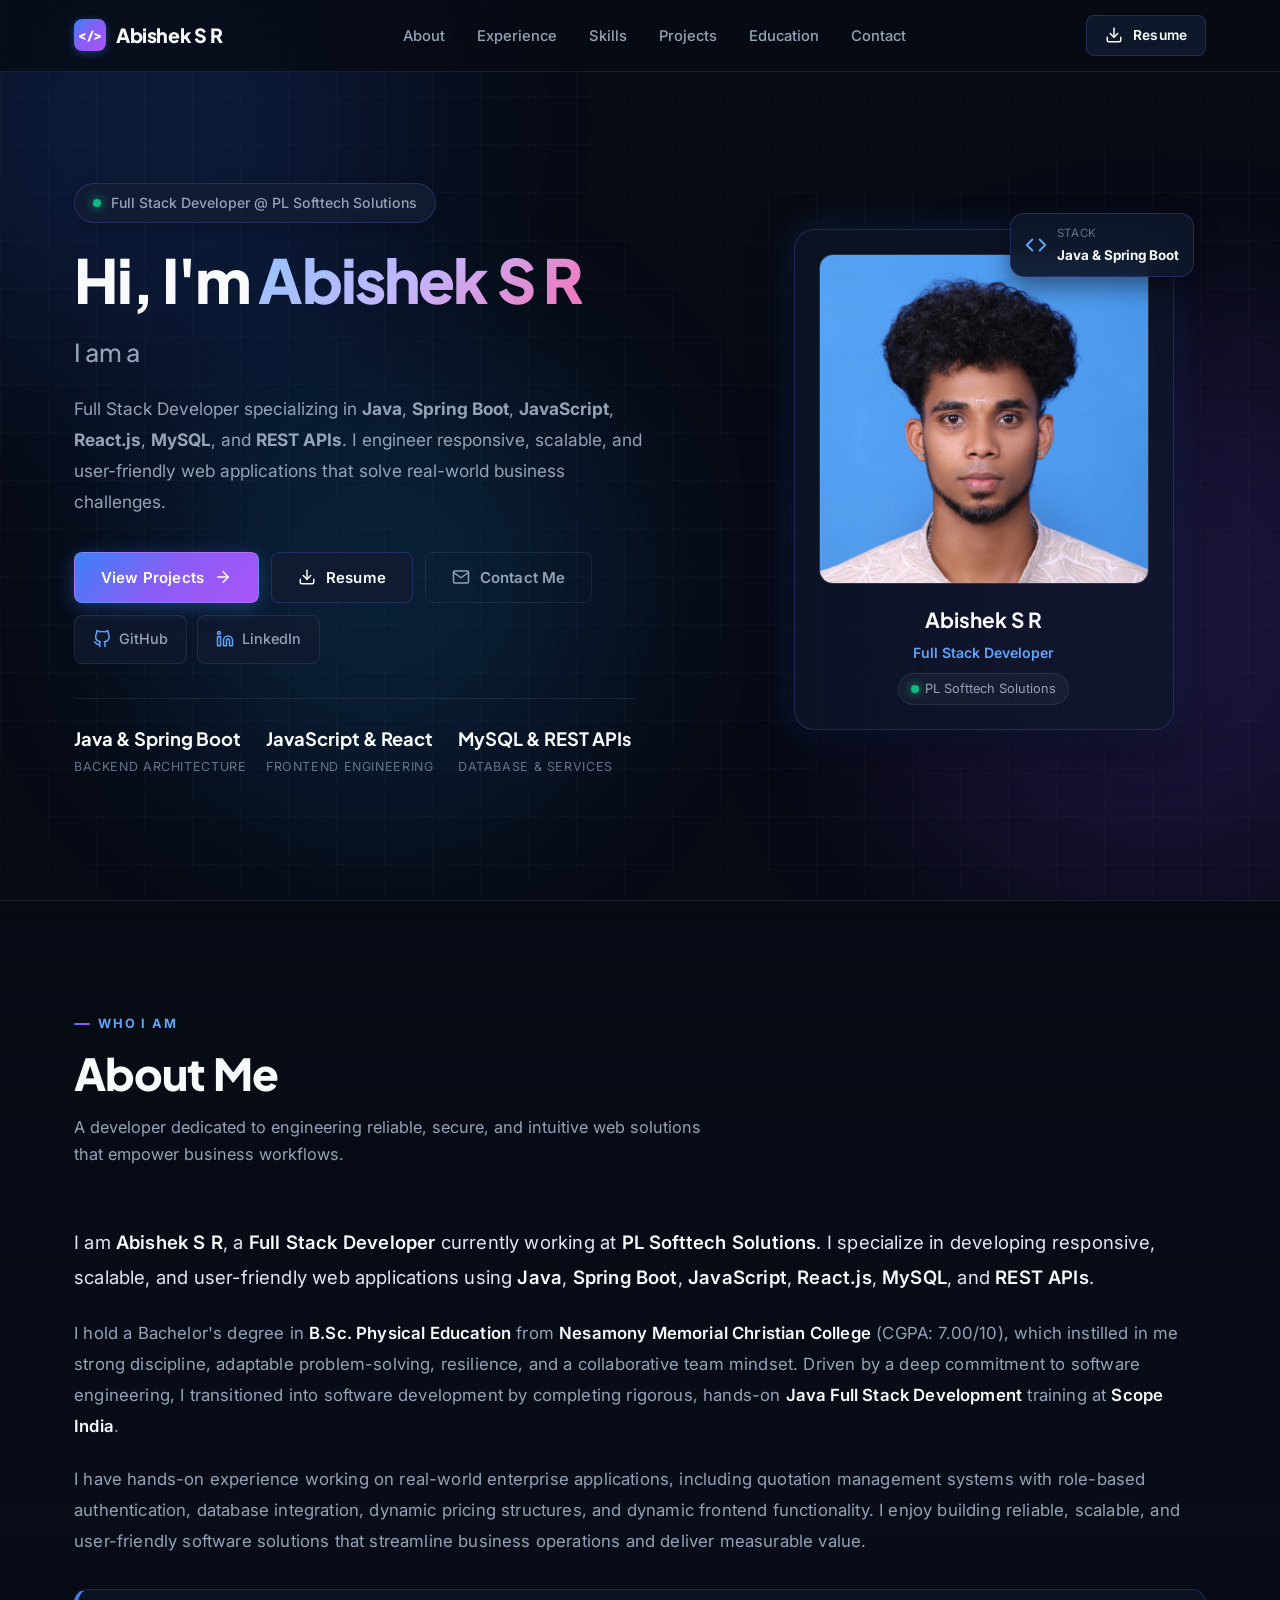
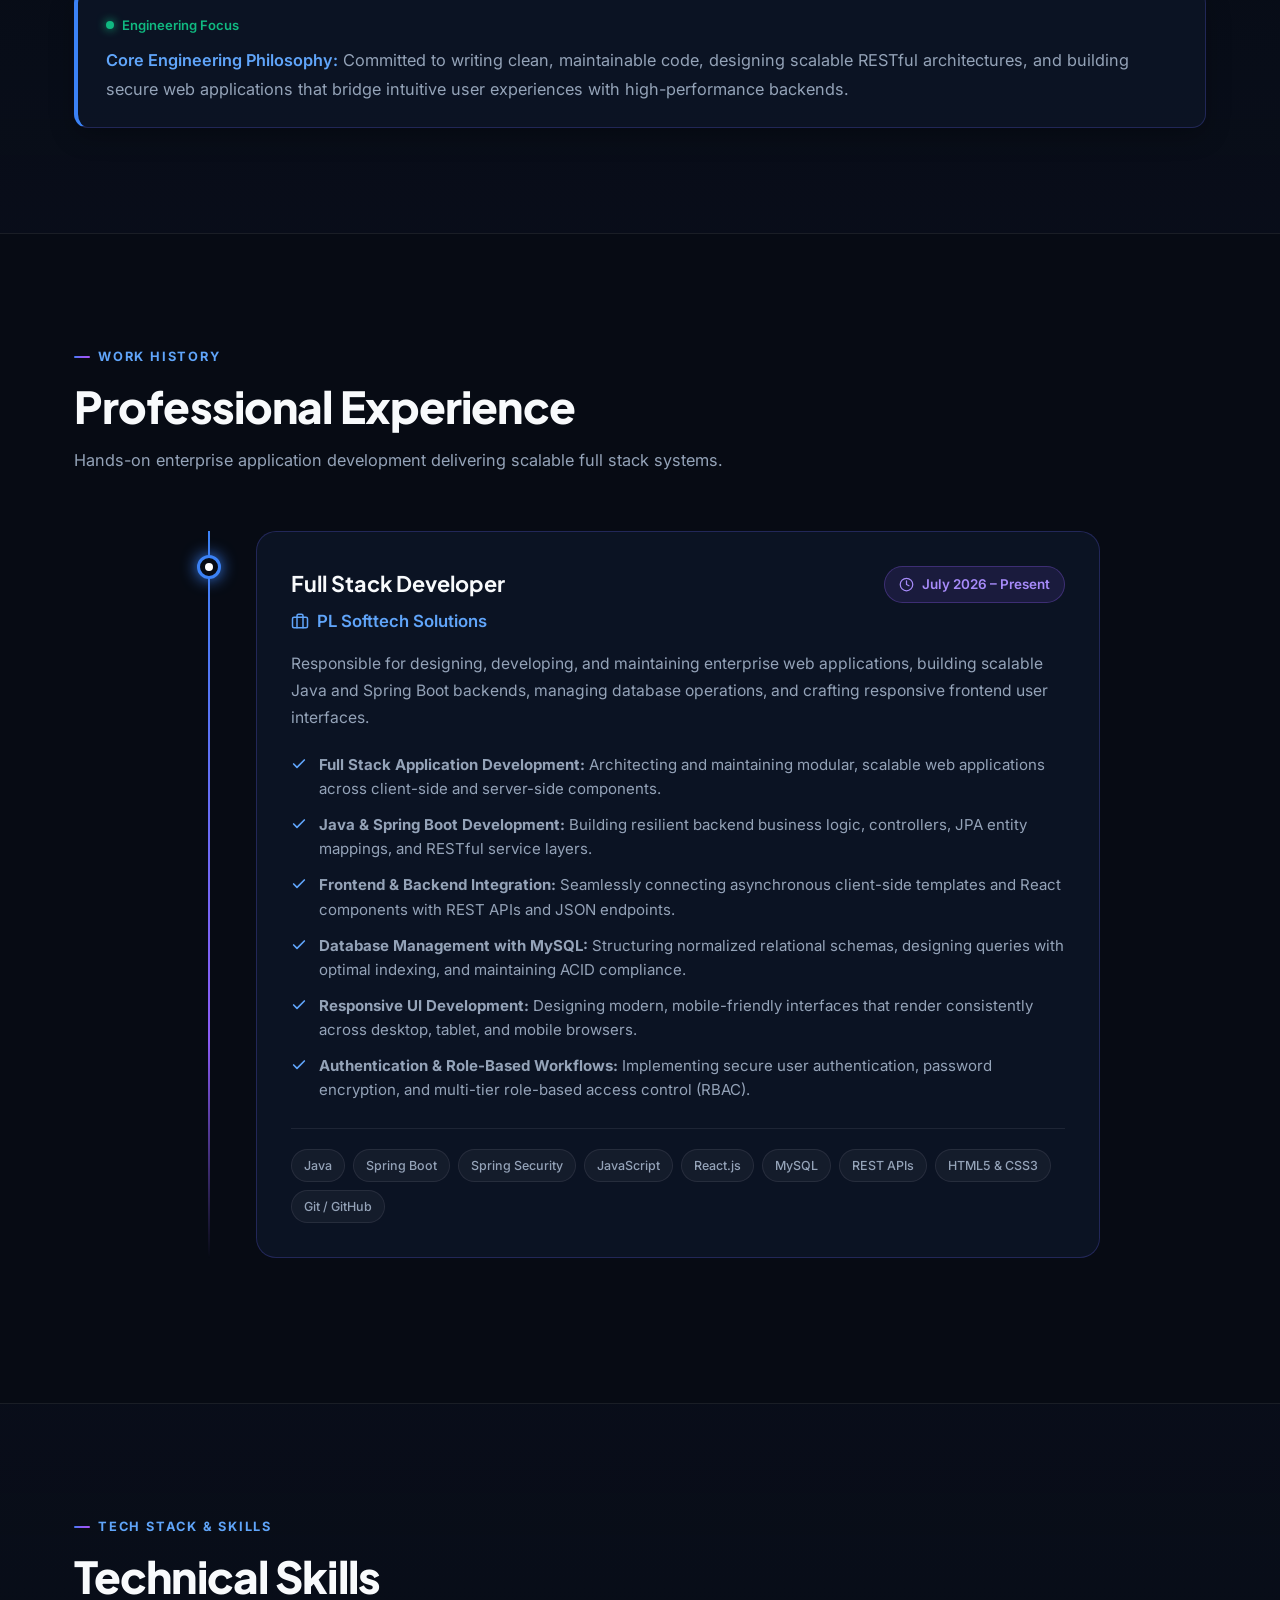
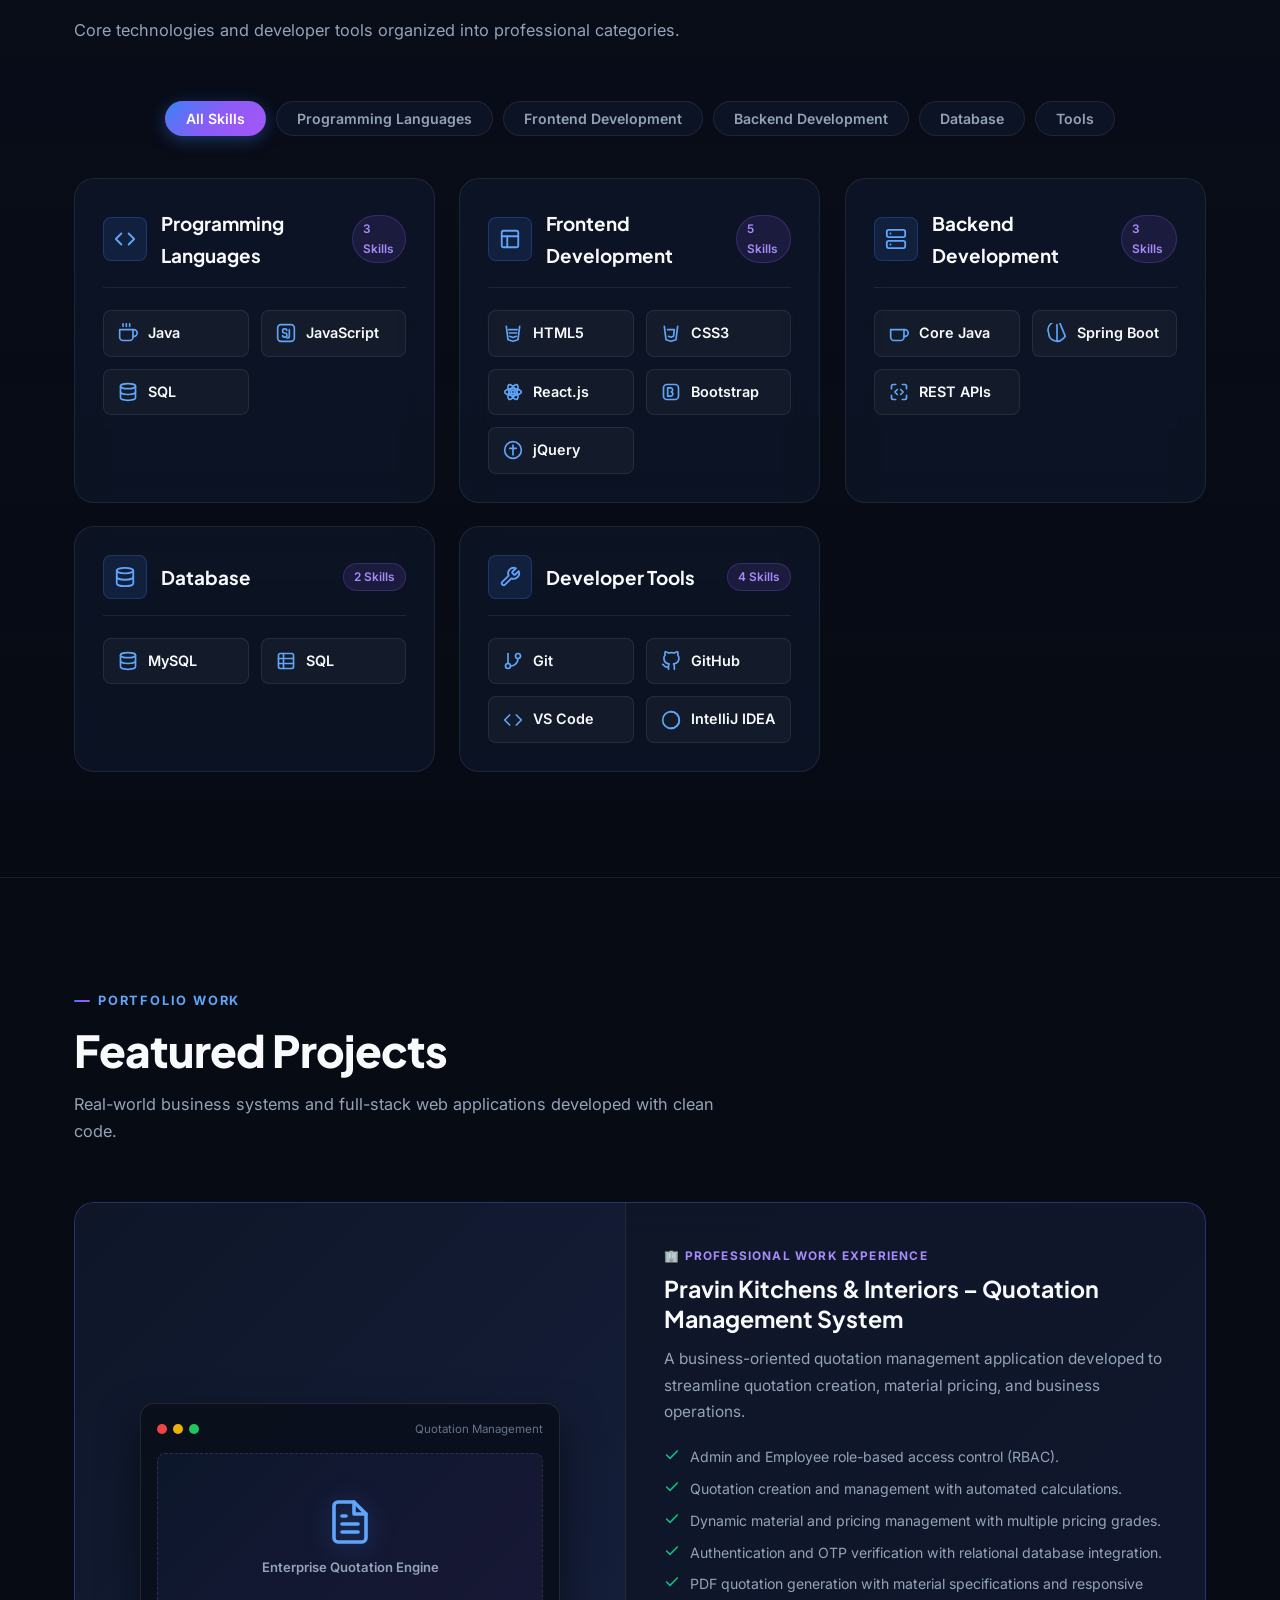
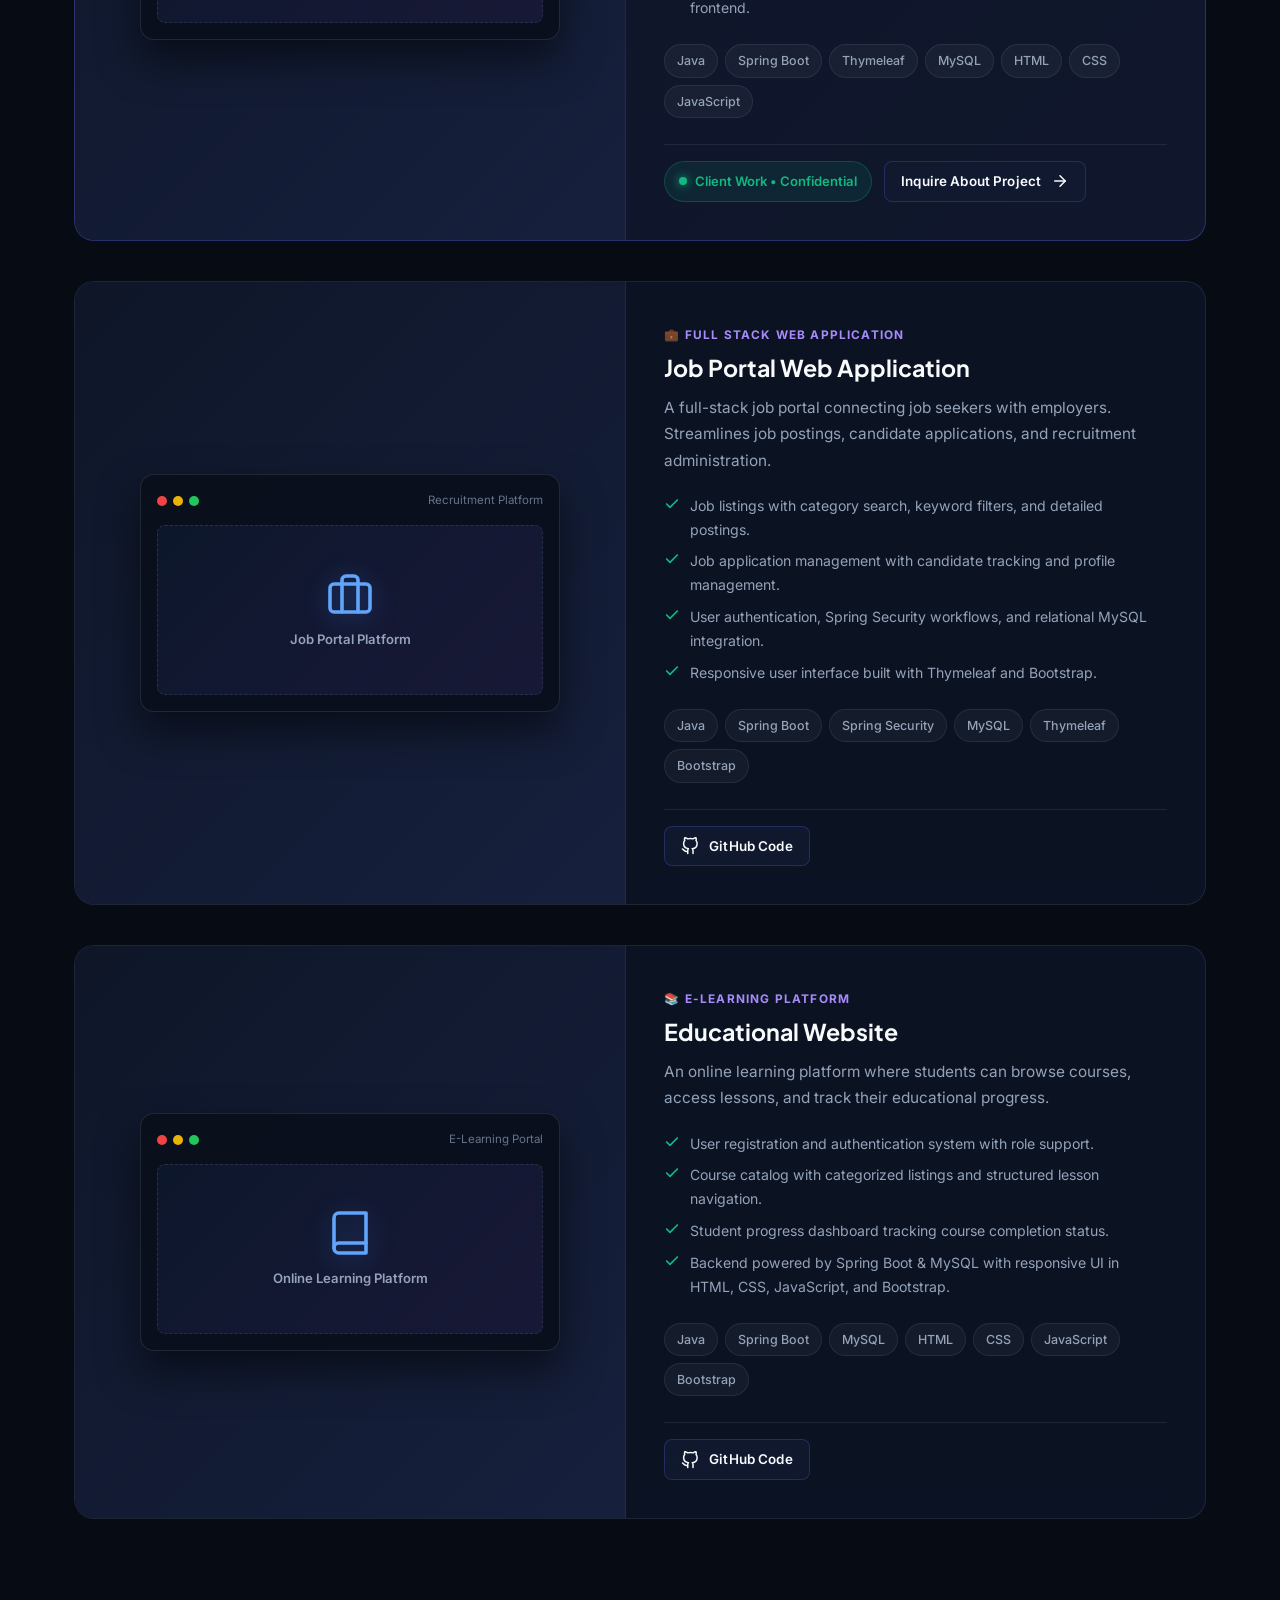
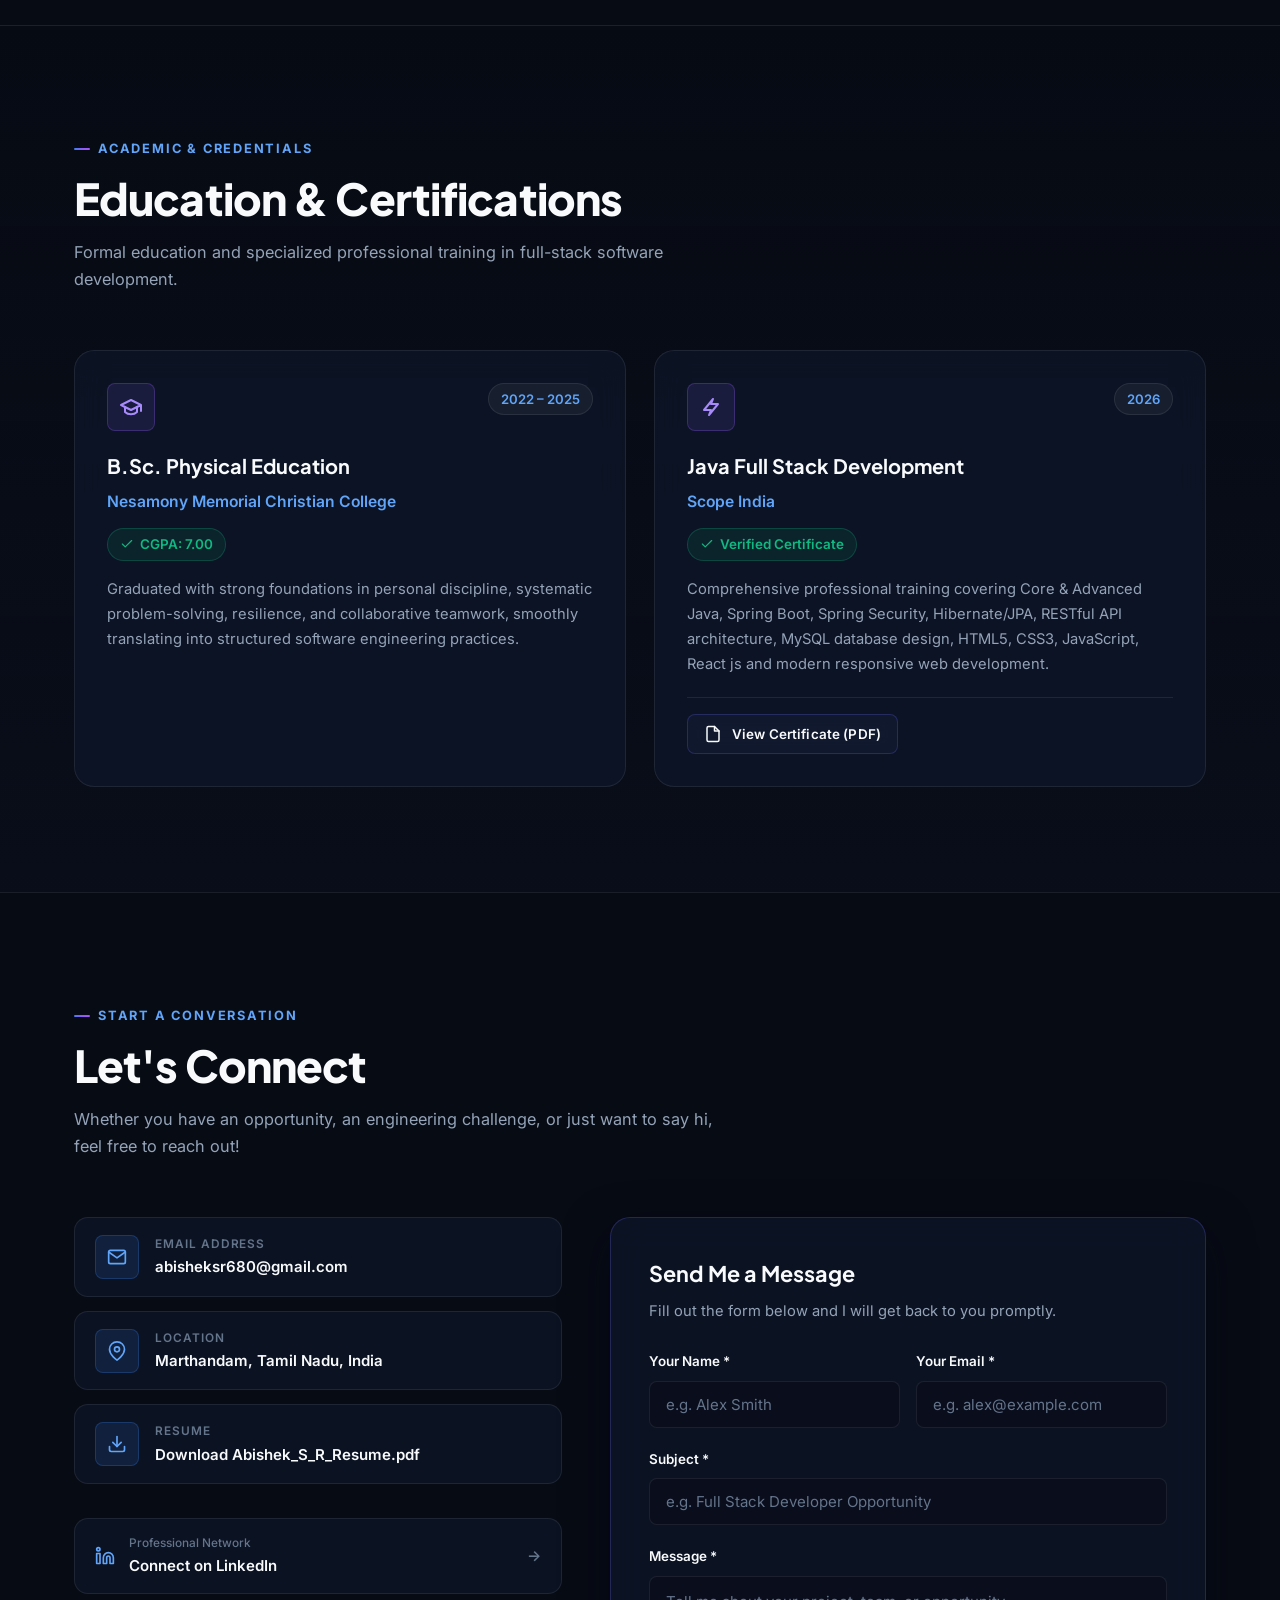
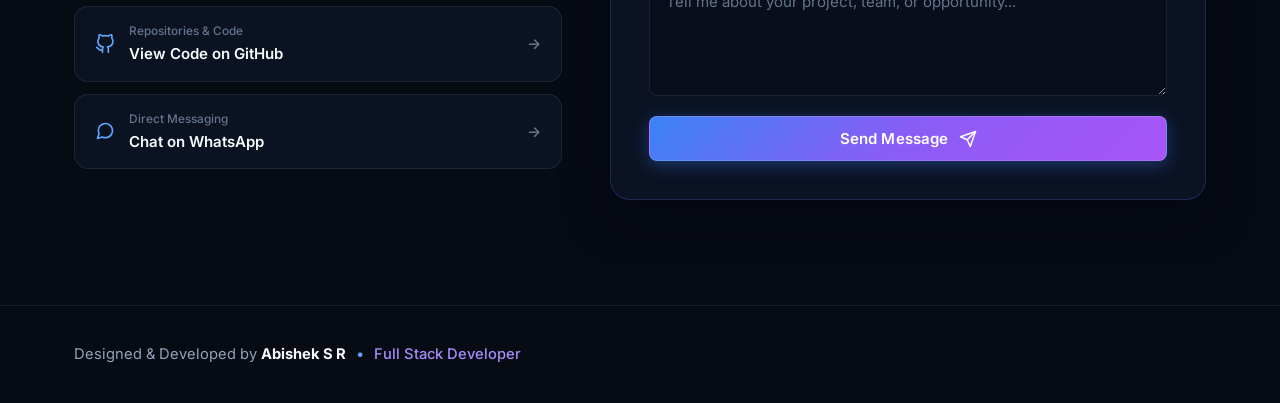
<file: index.html>
<!DOCTYPE html>
<html lang="en">

<head>
  <meta charset="UTF-8" />
  <meta name="viewport" content="width=device-width, initial-scale=1.0"/>
  <meta name="description" content="Portfolio of Abishek S R — Full Stack Developer specializing in Java, Spring Boot, JavaScript, React.js, MySQL, and REST APIs."/>
  <meta name="keywords" content="Abishek S R, Full Stack Developer, Java Developer, Spring Boot, React.js, Portfolio, Software Engineer, Web Development, MySQL, REST APIs"/>
  <meta name="author" content="Abishek S R"/>
  <meta name="theme-color" content="#070b14"/>

  <!-- Favicon: Clean SVG Code Badge -->
  <link rel="icon" type="image/svg+xml" href="data:image/svg+xml,%3Csvg xmlns='http://www.w3.org/2000/svg' viewBox='0 0 32 32'%3E%3Crect width='32' height='32' rx='8' fill='%23070b14'/%3E%3Cpath d='M10 11L5 16L10 21M22 11L27 16L22 21M18 9L14 23' stroke='%233b82f6' stroke-width='2.5' stroke-linecap='round' stroke-linejoin='round' fill='none'/%3E%3C/svg%3E"/>

  <!-- Open Graph / Meta -->
  <meta property="og:title" content="Abishek S R — Full Stack Developer"/>
  <meta property="og:description" content="Full Stack Developer specializing in Java, Spring Boot, JavaScript, React.js, MySQL, and REST APIs."/>
  <meta property="og:type" content="website"/>
  <meta property="og:url" content="https://abishek-s-r.netlify.app/"/>
  <meta property="og:image" content="images/AH-4118.jpg"/>

  <title>Abishek S R — Full Stack Developer | Java, Spring Boot &amp; React</title>

  <!-- Google Fonts: Inter & Plus Jakarta Sans -->
  <link rel="preconnect" href="https://fonts.googleapis.com">
  <link rel="preconnect" href="https://fonts.gstatic.com" crossorigin>
  <link
    href="https://fonts.googleapis.com/css2?family=Inter:wght@300;400;500;600;700&family=Plus+Jakarta+Sans:wght@500;600;700;800&display=swap"
    rel="stylesheet">

  <!-- Main Stylesheet -->
  <link rel="stylesheet" href="style.css">
</head>

<body>

  <!-- Ambient Glowing Background Elements -->
  <div class="bg-ambient-wrapper" aria-hidden="true">
    <div class="ambient-grid"></div>
    <div class="ambient-orb ambient-orb-1"></div>
    <div class="ambient-orb ambient-orb-2"></div>
    <div class="ambient-orb ambient-orb-3"></div>
  </div>

  <!-- NAVIGATION BAR -->
  <header>
    <nav class="navbar" id="navbar">
      <div class="container nav-container">
        <!-- Logo -->
        <a href="#hero" class="nav-brand" aria-label="Abishek S R Home">
          <span class="brand-badge">&lt;/&gt;</span>
          <span>Abishek S R</span>
        </a>

        <!-- Desktop Navigation Links -->
        <ul class="desktop-nav">
          <li><a href="#about" class="nav-link">About</a></li>
          <li><a href="#experience" class="nav-link">Experience</a></li>
          <li><a href="#skills" class="nav-link">Skills</a></li>
          <li><a href="#projects" class="nav-link">Projects</a></li>
          <li><a href="#education" class="nav-link">Education</a></li>
          <li><a href="#contact" class="nav-link">Contact</a></li>
        </ul>

        <!-- Nav Action Button -->
        <div class="nav-actions">
          <a href="files/Abishek_S_R.pdf" target="_blank" rel="noopener" class="btn btn-secondary nav-resume-btn" download="Abishek_S_R_Resume.pdf">
            <svg viewBox="0 0 24 24" fill="none" stroke="currentColor" stroke-width="2" stroke-linecap="round" stroke-linejoin="round">
              <path d="M21 15v4a2 2 0 0 1-2 2H5a2 2 0 0 1-2-2v-4"></path>
              <polyline points="7 10 12 15 17 10"></polyline>
              <line x1="12" y1="15" x2="12" y2="3"></line>
            </svg>
            <span>Resume</span>
          </a>

          <!-- Mobile Hamburger Toggle -->
          <button class="mobile-toggle" id="mobile-toggle" aria-label="Toggle navigation menu" aria-expanded="false">
            <span></span>
            <span></span>
            <span></span>
          </button>
        </div>
      </div>
    </nav>

    <!-- Mobile Drawer Menu -->
    <div class="mobile-menu" id="mobile-menu">
      <a href="#about" class="mobile-nav-link"><span>About</span> <span>→</span></a>
      <a href="#experience" class="mobile-nav-link"><span>Experience</span> <span>→</span></a>
      <a href="#skills" class="mobile-nav-link"><span>Skills</span> <span>→</span></a>
      <a href="#projects" class="mobile-nav-link"><span>Projects</span> <span>→</span></a>
      <a href="#education" class="mobile-nav-link"><span>Education</span> <span>→</span></a>
      <a href="#contact" class="mobile-nav-link"><span>Contact</span> <span>→</span></a>
      <a href="files/Abishek_S_R.pdf" target="_blank" rel="noopener" class="btn btn-primary" download="Abishek_S_R_Resume.pdf" style="margin-top: 10px;">
        <svg viewBox="0 0 24 24" fill="none" stroke="currentColor" stroke-width="2" stroke-linecap="round" stroke-linejoin="round" style="width: 18px; height: 18px;">
          <path d="M21 15v4a2 2 0 0 1-2 2H5a2 2 0 0 1-2-2v-4"></path>
          <polyline points="7 10 12 15 17 10"></polyline>
          <line x1="12" y1="15" x2="12" y2="3"></line>
        </svg>
        Download Resume (PDF)
      </a>
    </div>
  </header>

  <main>
    <!-- HERO SECTION -->
    <section id="hero">
      <div class="container">
        <div class="hero-grid-layout">
          <!-- Left Column: Introduction, CTAs & Social Links -->
          <div class="hero-content reveal-left is-revealed">
            <div class="hero-badge-wrap">
              <div class="hero-badge">
                <span class="pulse-dot"></span>
                <span>Full Stack Developer @ PL Softtech Solutions</span>
              </div>
            </div>

            <h1 class="hero-title">
              Hi, I'm <span class="gradient-text">Abishek S R</span>
            </h1>

            <div class="hero-typewriter-wrap">
              <span class="typewriter-prefix">I am a</span>
              <span class="typing-text" id="typing-text">Full Stack Developer</span>
            </div>

            <p class="hero-bio">
              Full Stack Developer specializing in <strong>Java</strong>, <strong>Spring Boot</strong>, <strong>JavaScript</strong>, <strong>React.js</strong>, <strong>MySQL</strong>, and <strong>REST APIs</strong>. I engineer responsive, scalable, and user-friendly web applications that solve real-world business challenges.
            </p>

            <div class="hero-cta-group">
              <a href="#projects" class="btn btn-primary">
                <span>View Projects</span>
                <svg viewBox="0 0 24 24" fill="none" stroke="currentColor" stroke-width="2" stroke-linecap="round"
                  stroke-linejoin="round">
                  <line x1="5" y1="12" x2="19" y2="12"></line>
                  <polyline points="12 5 19 12 12 19"></polyline>
                </svg>
              </a>

              <a href="files/Abishek_S_R.pdf" target="_blank" rel="noopener" class="btn btn-secondary" download="Abishek_S_R_Resume.pdf">
                <svg viewBox="0 0 24 24" fill="none" stroke="currentColor" stroke-width="2" stroke-linecap="round"
                  stroke-linejoin="round">
                  <path d="M21 15v4a2 2 0 0 1-2 2H5a2 2 0 0 1-2-2v-4"></path>
                  <polyline points="7 10 12 15 17 10"></polyline>
                  <line x1="12" y1="15" x2="12" y2="3"></line>
                </svg>
                <span>Resume</span>
              </a>

              <a href="#contact" class="btn btn-ghost">
                <svg viewBox="0 0 24 24" fill="none" stroke="currentColor" stroke-width="2" stroke-linecap="round"
                  stroke-linejoin="round">
                  <path d="M4 4h16c1.1 0 2 .9 2 2v12c0 1.1-.9 2-2 2H4c-1.1 0-2-.9-2-2V6c0-1.1.9-2 2-2z"></path>
                  <polyline points="22,6 12,13 2,6"></polyline>
                </svg>
                <span>Contact Me</span>
              </a>

              <!-- Hero Quick Social Links -->
              <div class="hero-social-links">
                <a href="https://github.com/Abishek7601" target="_blank" rel="noopener" class="hero-social-btn" aria-label="Abishek S R on GitHub">
                  <svg viewBox="0 0 24 24" fill="none" stroke="currentColor" stroke-width="2" stroke-linecap="round" stroke-linejoin="round">
                    <path d="M9 19c-5 1.5-5-2.5-7-3m14 6v-3.87a3.37 3.37 0 0 0-.94-2.61c3.14-.35 6.44-1.54 6.44-7A5.44 5.44 0 0 0 20 4.77 5.07 5.07 0 0 0 19.91 1S18.73.65 16 2.48a13.38 13.38 0 0 0-7 0C6.27.65 5.09 1 5.09 1A5.07 5.07 0 0 0 5 4.77a5.44 5.44 0 0 0-1.5 3.78c0 5.42 3.3 6.61 6.44 7A3.37 3.37 0 0 0 9 18.13V22"></path>
                  </svg>
                  <span>GitHub</span>
                </a>

                <a href="https://www.linkedin.com/in/abishek-s-r-b1b4963b7/" target="_blank" rel="noopener" class="hero-social-btn" aria-label="Abishek S R on LinkedIn">
                  <svg viewBox="0 0 24 24" fill="none" stroke="currentColor" stroke-width="2" stroke-linecap="round" stroke-linejoin="round">
                    <path d="M16 8a6 6 0 0 1 6 6v7h-4v-7a2 2 0 0 0-2-2 2 2 0 0 0-2 2v7h-4v-7a6 6 0 0 1 6-6z"></path>
                    <rect x="2" y="9" width="4" height="12"></rect>
                    <circle cx="4" cy="4" r="2"></circle>
                  </svg>
                  <span>LinkedIn</span>
                </a>
              </div>
            </div>

            <!-- Core Expertise Strip -->
            <div class="hero-highlights-strip">
              <div class="strip-item">
                <span class="strip-number">Java &amp; Spring Boot</span>
                <span class="strip-label">Backend Architecture</span>
              </div>
              <div class="strip-item">
                <span class="strip-number">JavaScript &amp; React</span>
                <span class="strip-label">Frontend Engineering</span>
              </div>
              <div class="strip-item">
                <span class="strip-number">MySQL &amp; REST APIs</span>
                <span class="strip-label">Database &amp; Services</span>
              </div>
            </div>
          </div>

          <!-- Right Column: Visual Developer Profile Card -->
          <div class="hero-visual reveal-right is-revealed">
            <div class="hero-card-container">
              <!-- Floating Tech Badge -->
              <div class="floating-badge floating-badge-top">
                <svg viewBox="0 0 24 24" fill="none" stroke="currentColor" stroke-width="2" stroke-linecap="round"
                  stroke-linejoin="round" style="color: #60a5fa;">
                  <polyline points="16 18 22 12 16 6"></polyline>
                  <polyline points="8 6 2 12 8 18"></polyline>
                </svg>
                <div>
                  <div class="fbadge-title">Stack</div>
                  <div class="fbadge-value">Java &amp; Spring Boot</div>
                </div>
              </div>

              <!-- Profile Glass Card -->
              <div class="profile-card-glass">
                <div class="profile-image-wrapper">
                  <img src="images/AH-4118.jpg" alt="Abishek S R - Full Stack Developer"
                    onerror="this.outerHTML='<div style=\'display:flex;align-items:center;justify-content:center;height:100%;background:#131c33;color:#60a5fa;font-size:2.5rem;font-weight:700;\'>ASR</div>'" />
                </div>
                <div class="profile-details">
                  <h2 class="profile-name">Abishek S R</h2>
                  <div class="profile-role">Full Stack Developer</div>
                  <div class="profile-company-tag">
                    <span class="pulse-dot"></span>
                    <span>PL Softtech Solutions</span>
                  </div>
                </div>
              </div>
            </div>
          </div>
        </div>
      </div>
    </section>

    <!-- ABOUT ME SECTION (FULL-WIDTH LAYOUT) -->
    <section id="about">
      <div class="container">
        <div class="section-header reveal-up">
          <div class="sec-eyebrow">Who I Am</div>
          <h2 class="section-title">About Me</h2>
          <p class="section-subtitle">
            A developer dedicated to engineering reliable, secure, and intuitive web solutions that empower business
            workflows.
          </p>
        </div>

        <div class="about-full-content reveal-up">
          <p class="about-paragraph lead">
            I am <strong>Abishek S R</strong>, a <strong>Full Stack Developer</strong> currently working at <strong>PL Softtech Solutions</strong>. I specialize in developing responsive, scalable, and user-friendly web applications using <strong>Java</strong>, <strong>Spring Boot</strong>, <strong>JavaScript</strong>, <strong>React.js</strong>, <strong>MySQL</strong>, and <strong>REST APIs</strong>.
          </p>

          <p class="about-paragraph">
            I hold a Bachelor's degree in <strong>B.Sc. Physical Education</strong> from <strong>Nesamony Memorial Christian College</strong> (CGPA: 7.00/10), which instilled in me strong discipline, adaptable problem-solving, resilience, and a collaborative team mindset. Driven by a deep commitment to software engineering, I transitioned into software development by completing rigorous, hands-on <strong>Java Full Stack Development</strong> training at <strong>Scope India</strong>.
          </p>

          <p class="about-paragraph">
            I have hands-on experience working on real-world enterprise applications, including quotation management systems with role-based authentication, database integration, dynamic pricing structures, and dynamic frontend functionality. I enjoy building reliable, scalable, and user-friendly software solutions that streamline business operations and deliver measurable value.
          </p>

          <div class="about-callout">
            <div class="callout-badge">
              <span class="pulse-dot"></span>
              <span>Engineering Focus</span>
            </div>
            <p>
              <strong>Core Engineering Philosophy:</strong> Committed to writing clean, maintainable code, designing scalable RESTful architectures, and building secure web applications that bridge intuitive user experiences with high-performance backends.
            </p>
          </div>
        </div>
      </div>
    </section>

    <!-- PROFESSIONAL EXPERIENCE SECTION -->
    <section id="experience">
      <div class="container">
        <div class="section-header reveal-up">
          <div class="sec-eyebrow">Work History</div>
          <h2 class="section-title">Professional Experience</h2>
          <p class="section-subtitle">
            Hands-on enterprise application development delivering scalable full stack systems.
          </p>
        </div>

        <div class="timeline-wrapper">
          <div class="timeline-item reveal-up">
            <div class="timeline-marker"></div>
            <div class="experience-card">
              <div class="experience-header">
                <div class="exp-role-wrap">
                  <h3>Full Stack Developer</h3>
                  <div class="exp-company">
                    <svg viewBox="0 0 24 24" fill="none" stroke="currentColor" stroke-width="2" stroke-linecap="round"
                      stroke-linejoin="round" style="width: 18px; height: 18px;">
                      <rect x="2" y="7" width="20" height="14" rx="2" ry="2"></rect>
                      <path d="M16 21V5a2 2 0 0 0-2-2h-4a2 2 0 0 0-2 2v16"></path>
                    </svg>
                    <span>PL Softtech Solutions</span>
                  </div>
                </div>
                <div class="exp-badge-duration">
                  <svg viewBox="0 0 24 24" fill="none" stroke="currentColor" stroke-width="2" stroke-linecap="round"
                    stroke-linejoin="round" style="width: 15px; height: 15px;">
                    <circle cx="12" cy="12" r="10"></circle>
                    <polyline points="12 6 12 12 16 14"></polyline>
                  </svg>
                  <span>July 2026 – Present</span>
                </div>
              </div>

              <p class="exp-summary">
                Responsible for designing, developing, and maintaining enterprise web applications, building scalable Java and Spring Boot backends, managing database operations, and crafting responsive frontend user interfaces.
              </p>

              <ul class="exp-responsibilities">
                <li class="exp-resp-item">
                  <span class="exp-bullet-icon">
                    <svg viewBox="0 0 24 24" fill="none" stroke="currentColor" stroke-width="2.5" stroke-linecap="round"
                      stroke-linejoin="round">
                      <polyline points="20 6 9 17 4 12"></polyline>
                    </svg>
                  </span>
                  <span><strong>Full Stack Application Development:</strong> Architecting and maintaining modular, scalable web applications across client-side and server-side components.</span>
                </li>

                <li class="exp-resp-item">
                  <span class="exp-bullet-icon">
                    <svg viewBox="0 0 24 24" fill="none" stroke="currentColor" stroke-width="2.5" stroke-linecap="round"
                      stroke-linejoin="round">
                      <polyline points="20 6 9 17 4 12"></polyline>
                    </svg>
                  </span>
                  <span><strong>Java &amp; Spring Boot Development:</strong> Building resilient backend business logic,
                    controllers, JPA entity mappings, and RESTful service layers.</span>
                </li>

                <li class="exp-resp-item">
                  <span class="exp-bullet-icon">
                    <svg viewBox="0 0 24 24" fill="none" stroke="currentColor" stroke-width="2.5" stroke-linecap="round"
                      stroke-linejoin="round">
                      <polyline points="20 6 9 17 4 12"></polyline>
                    </svg>
                  </span>
                  <span><strong>Frontend &amp; Backend Integration:</strong> Seamlessly connecting asynchronous client-side templates and React components with REST APIs and JSON endpoints.</span>
                </li>

                <li class="exp-resp-item">
                  <span class="exp-bullet-icon">
                    <svg viewBox="0 0 24 24" fill="none" stroke="currentColor" stroke-width="2.5" stroke-linecap="round"
                      stroke-linejoin="round">
                      <polyline points="20 6 9 17 4 12"></polyline>
                    </svg>
                  </span>
                  <span><strong>Database Management with MySQL:</strong> Structuring normalized relational schemas,
                    designing queries with optimal indexing, and maintaining ACID compliance.</span>
                </li>

                <li class="exp-resp-item">
                  <span class="exp-bullet-icon">
                    <svg viewBox="0 0 24 24" fill="none" stroke="currentColor" stroke-width="2.5" stroke-linecap="round"
                      stroke-linejoin="round">
                      <polyline points="20 6 9 17 4 12"></polyline>
                    </svg>
                  </span>
                  <span><strong>Responsive UI Development:</strong> Designing modern, mobile-friendly interfaces that
                    render consistently across desktop, tablet, and mobile browsers.</span>
                </li>

                <li class="exp-resp-item">
                  <span class="exp-bullet-icon">
                    <svg viewBox="0 0 24 24" fill="none" stroke="currentColor" stroke-width="2.5" stroke-linecap="round"
                      stroke-linejoin="round">
                      <polyline points="20 6 9 17 4 12"></polyline>
                    </svg>
                  </span>
                  <span><strong>Authentication &amp; Role-Based Workflows:</strong> Implementing secure user
                    authentication, password encryption, and multi-tier role-based access control (RBAC).</span>
                </li>
              </ul>

              <div class="exp-tech-tags">
                <span class="tech-tag">Java</span>
                <span class="tech-tag">Spring Boot</span>
                <span class="tech-tag">Spring Security</span>
                <span class="tech-tag">JavaScript</span>
                <span class="tech-tag">React.js</span>
                <span class="tech-tag">MySQL</span>
                <span class="tech-tag">REST APIs</span>
                <span class="tech-tag">HTML5 &amp; CSS3</span>
                <span class="tech-tag">Git / GitHub</span>
              </div>
            </div>
          </div>
        </div>
      </div>
    </section>

    <!-- TECHNICAL SKILLS SECTION (ORGANIZED BADGES, NO FAKE PERCENTAGES) -->
    <section id="skills">
      <div class="container">
        <div class="section-header reveal-up">
          <div class="sec-eyebrow">Tech Stack &amp; Skills</div>
          <h2 class="section-title">Technical Skills</h2>
          <p class="section-subtitle">
            Core technologies and developer tools organized into professional categories.
          </p>
        </div>

        <!-- Category Filter Tabs -->
        <div class="skills-filter-nav reveal-up">
          <button class="skills-category-tab active" data-filter="all">All Skills</button>
          <button class="skills-category-tab" data-filter="programming">Programming Languages</button>
          <button class="skills-category-tab" data-filter="frontend">Frontend Development</button>
          <button class="skills-category-tab" data-filter="backend">Backend Development</button>
          <button class="skills-category-tab" data-filter="database">Database</button>
          <button class="skills-category-tab" data-filter="tools">Tools</button>
        </div>

        <div class="skills-cards-grid">
          <!-- 1. Programming Languages -->
          <div class="skill-category-card reveal-up" data-category="programming">
            <div class="skill-card-top">
              <div class="skill-card-icon">
                <svg viewBox="0 0 24 24" fill="none" stroke="currentColor" stroke-width="2" stroke-linecap="round"
                  stroke-linejoin="round">
                  <polyline points="16 18 22 12 16 6"></polyline>
                  <polyline points="8 6 2 12 8 18"></polyline>
                </svg>
              </div>
              <div>
                <h3>Programming Languages</h3>
              </div>
              <span class="skill-count-badge">3 Skills</span>
            </div>
            <div class="skill-badges-grid">
              <!-- Java -->
              <div class="skill-badge">
                <div class="skill-badge-icon">
                  <svg viewBox="0 0 24 24" fill="none" stroke="currentColor" stroke-width="2" stroke-linecap="round" stroke-linejoin="round">
                    <path d="M18 8h1a4 4 0 0 1 0 8h-1"></path>
                    <path d="M2 8h16v9a4 4 0 0 1-4 4H6a4 4 0 0 1-4-4V8z"></path>
                    <line x1="6" y1="1" x2="6" y2="4"></line>
                    <line x1="10" y1="1" x2="10" y2="4"></line>
                    <line x1="14" y1="1" x2="14" y2="4"></line>
                  </svg>
                </div>
                <span class="skill-badge-name">Java</span>
              </div>

              <!-- JavaScript -->
              <div class="skill-badge">
                <div class="skill-badge-icon">
                  <svg viewBox="0 0 24 24" fill="none" stroke="currentColor" stroke-width="2" stroke-linecap="round" stroke-linejoin="round">
                    <rect x="2" y="2" width="20" height="20" rx="4"></rect>
                    <path d="M16 8v8a2 2 0 0 1-2 2h-1"></path>
                    <path d="M8 15a2 2 0 0 0 2 2h1a2 2 0 0 0 2-2v-1a2 2 0 0 0-2-2h-1a2 2 0 0 1-2-2V9a2 2 0 0 1 2-2h1a2 2 0 0 1 2 2"></path>
                  </svg>
                </div>
                <span class="skill-badge-name">JavaScript</span>
              </div>

              <!-- SQL -->
              <div class="skill-badge">
                <div class="skill-badge-icon">
                  <svg viewBox="0 0 24 24" fill="none" stroke="currentColor" stroke-width="2" stroke-linecap="round" stroke-linejoin="round">
                    <ellipse cx="12" cy="5" rx="9" ry="3"></ellipse>
                    <path d="M21 12c0 1.66-4 3-9 3s-9-1.34-9-3"></path>
                    <path d="M3 5v14c0 1.66 4 3 9 3s9-1.34 9-3V5"></path>
                  </svg>
                </div>
                <span class="skill-badge-name">SQL</span>
              </div>
            </div>
          </div>

          <!-- 2. Frontend Development -->
          <div class="skill-category-card reveal-up" data-category="frontend">
            <div class="skill-card-top">
              <div class="skill-card-icon">
                <svg viewBox="0 0 24 24" fill="none" stroke="currentColor" stroke-width="2" stroke-linecap="round"
                  stroke-linejoin="round">
                  <rect x="3" y="3" width="18" height="18" rx="2"></rect>
                  <line x1="3" y1="9" x2="21" y2="9"></line>
                  <line x1="9" y1="21" x2="9" y2="9"></line>
                </svg>
              </div>
              <div>
                <h3>Frontend Development</h3>
              </div>
              <span class="skill-count-badge">5 Skills</span>
            </div>
            <div class="skill-badges-grid">
              <!-- HTML5 -->
              <div class="skill-badge">
                <div class="skill-badge-icon">
                  <svg viewBox="0 0 24 24" fill="none" stroke="currentColor" stroke-width="2" stroke-linecap="round" stroke-linejoin="round">
                    <polyline points="4 4 6 20 12 22 18 20 20 4"></polyline>
                    <line x1="7" y1="8" x2="17" y2="8"></line>
                    <line x1="7.5" y1="12" x2="16.5" y2="12"></line>
                    <polyline points="8 16 12 17.5 16 16"></polyline>
                  </svg>
                </div>
                <span class="skill-badge-name">HTML5</span>
              </div>

              <!-- CSS3 -->
              <div class="skill-badge">
                <div class="skill-badge-icon">
                  <svg viewBox="0 0 24 24" fill="none" stroke="currentColor" stroke-width="2" stroke-linecap="round" stroke-linejoin="round">
                    <polyline points="4 4 6 20 12 22 18 20 20 4"></polyline>
                    <path d="M8 8h8l-1 8-3 1-3-1"></path>
                  </svg>
                </div>
                <span class="skill-badge-name">CSS3</span>
              </div>

              <!-- React.js -->
              <div class="skill-badge">
                <div class="skill-badge-icon">
                  <svg viewBox="0 0 24 24" fill="none" stroke="currentColor" stroke-width="2" stroke-linecap="round" stroke-linejoin="round">
                    <circle cx="12" cy="12" r="2"></circle>
                    <ellipse cx="12" cy="12" rx="10" ry="4" transform="rotate(0 12 12)"></ellipse>
                    <ellipse cx="12" cy="12" rx="10" ry="4" transform="rotate(60 12 12)"></ellipse>
                    <ellipse cx="12" cy="12" rx="10" ry="4" transform="rotate(120 12 12)"></ellipse>
                  </svg>
                </div>
                <span class="skill-badge-name">React.js</span>
              </div>

              <!-- Bootstrap -->
              <div class="skill-badge">
                <div class="skill-badge-icon">
                  <svg viewBox="0 0 24 24" fill="none" stroke="currentColor" stroke-width="2" stroke-linecap="round" stroke-linejoin="round">
                    <rect x="3" y="3" width="18" height="18" rx="4"></rect>
                    <path d="M8 7h4a3 3 0 0 1 2 2.5c0 1.2-.8 2-1.8 2.3 1.2.3 2.1 1.2 2.1 2.5A3.2 3.2 0 0 1 11 17H8z"></path>
                  </svg>
                </div>
                <span class="skill-badge-name">Bootstrap</span>
              </div>

              <!-- jQuery -->
              <div class="skill-badge">
                <div class="skill-badge-icon">
                  <svg viewBox="0 0 24 24" fill="none" stroke="currentColor" stroke-width="2" stroke-linecap="round" stroke-linejoin="round">
                    <circle cx="12" cy="12" r="10"></circle>
                    <path d="M12 6v12M8 10h8"></path>
                  </svg>
                </div>
                <span class="skill-badge-name">jQuery</span>
              </div>
            </div>
          </div>

          <!-- 3. Backend Development -->
          <div class="skill-category-card reveal-up" data-category="backend">
            <div class="skill-card-top">
              <div class="skill-card-icon">
                <svg viewBox="0 0 24 24" fill="none" stroke="currentColor" stroke-width="2" stroke-linecap="round"
                  stroke-linejoin="round">
                  <rect x="2" y="2" width="20" height="8" rx="2"></rect>
                  <rect x="2" y="14" width="20" height="8" rx="2"></rect>
                  <line x1="6" y1="6" x2="6.01" y2="6"></line>
                  <line x1="6" y1="18" x2="6.01" y2="18"></line>
                </svg>
              </div>
              <div>
                <h3>Backend Development</h3>
              </div>
              <span class="skill-count-badge">3 Skills</span>
            </div>
            <div class="skill-badges-grid">
              <!-- Core Java -->
              <div class="skill-badge">
                <div class="skill-badge-icon">
                  <svg viewBox="0 0 24 24" fill="none" stroke="currentColor" stroke-width="2" stroke-linecap="round" stroke-linejoin="round">
                    <path d="M18 8h1a4 4 0 0 1 0 8h-1"></path>
                    <path d="M2 8h16v9a4 4 0 0 1-4 4H6a4 4 0 0 1-4-4V8z"></path>
                  </svg>
                </div>
                <span class="skill-badge-name">Core Java</span>
              </div>

              <!-- J2EE -->
              <!-- <div class="skill-badge">
                <div class="skill-badge-icon">
                  <svg viewBox="0 0 24 24" fill="none" stroke="currentColor" stroke-width="2" stroke-linecap="round" stroke-linejoin="round">
                    <polygon points="12 2 2 7 12 12 22 7 12 2"></polygon>
                    <polyline points="2 17 12 22 22 17"></polyline>
                    <polyline points="2 12 12 17 22 12"></polyline>
                  </svg>
                </div>
                <span class="skill-badge-name">J2EE</span>
              </div> -->

              <!-- Spring Boot -->
              <div class="skill-badge">
                <div class="skill-badge-icon">
                  <svg viewBox="0 0 24 24" fill="none" stroke="currentColor" stroke-width="2" stroke-linecap="round" stroke-linejoin="round">
                    <path d="M2 12a10 10 0 0 0 17 7l3-3-7-17A10 10 0 0 0 2 12z"></path>
                    <path d="M12 2v20"></path>
                  </svg>
                </div>
                <span class="skill-badge-name">Spring Boot</span>
              </div>

              <!-- REST APIs -->
              <div class="skill-badge">
                <div class="skill-badge-icon">
                  <svg viewBox="0 0 24 24" fill="none" stroke="currentColor" stroke-width="2" stroke-linecap="round" stroke-linejoin="round">
                    <path d="M8 3H5a2 2 0 0 0-2 2v3m18 0V5a2 2 0 0 0-2-2h-3m0 18h3a2 2 0 0 0 2-2v-3M3 16v3a2 2 0 0 0 2 2h3"></path>
                    <polyline points="10 9 7 12 10 15"></polyline>
                    <polyline points="14 9 17 12 14 15"></polyline>
                  </svg>
                </div>
                <span class="skill-badge-name">REST APIs</span>
              </div>
            </div>
          </div>

          <!-- 4. Database -->
          <div class="skill-category-card reveal-up" data-category="database">
            <div class="skill-card-top">
              <div class="skill-card-icon">
                <svg viewBox="0 0 24 24" fill="none" stroke="currentColor" stroke-width="2" stroke-linecap="round" stroke-linejoin="round">
                  <ellipse cx="12" cy="5" rx="9" ry="3"></ellipse>
                  <path d="M21 12c0 1.66-4 3-9 3s-9-1.34-9-3"></path>
                  <path d="M3 5v14c0 1.66 4 3 9 3s9-1.34 9-3V5"></path>
                </svg>
              </div>
              <div>
                <h3>Database</h3>
              </div>
              <span class="skill-count-badge">2 Skills</span>
            </div>
            <div class="skill-badges-grid">
              <!-- MySQL -->
              <div class="skill-badge">
                <div class="skill-badge-icon">
                  <svg viewBox="0 0 24 24" fill="none" stroke="currentColor" stroke-width="2" stroke-linecap="round" stroke-linejoin="round">
                    <ellipse cx="12" cy="5" rx="9" ry="3"></ellipse>
                    <path d="M21 12c0 1.66-4 3-9 3s-9-1.34-9-3"></path>
                    <path d="M3 5v14c0 1.66 4 3 9 3s9-1.34 9-3V5"></path>
                  </svg>
                </div>
                <span class="skill-badge-name">MySQL</span>
              </div>

              <!-- SQL -->
              <div class="skill-badge">
                <div class="skill-badge-icon">
                  <svg viewBox="0 0 24 24" fill="none" stroke="currentColor" stroke-width="2" stroke-linecap="round" stroke-linejoin="round">
                    <rect x="3" y="3" width="18" height="18" rx="2"></rect>
                    <line x1="3" y1="9" x2="21" y2="9"></line>
                    <line x1="3" y1="15" x2="21" y2="15"></line>
                    <line x1="9" y1="3" x2="9" y2="21"></line>
                  </svg>
                </div>
                <span class="skill-badge-name">SQL</span>
              </div>
            </div>
          </div>

          <!-- 5. Developer Tools -->
          <div class="skill-category-card reveal-up" data-category="tools">
            <div class="skill-card-top">
              <div class="skill-card-icon">
                <svg viewBox="0 0 24 24" fill="none" stroke="currentColor" stroke-width="2" stroke-linecap="round"
                  stroke-linejoin="round">
                  <path
                    d="M14.7 6.3a1 1 0 0 0 0 1.4l1.6 1.6a1 1 0 0 0 1.4 0l3.77-3.77a6 6 0 0 1-7.94 7.94l-6.91 6.91a2.12 2.12 0 0 1-3-3l6.91-6.91a6 6 0 0 1 7.94-7.94l-3.76 3.76z">
                  </path>
                </svg>
              </div>
              <div>
                <h3>Developer Tools</h3>
              </div>
              <span class="skill-count-badge">4 Skills</span>
            </div>
            <div class="skill-badges-grid">
              <!-- Git -->
              <div class="skill-badge">
                <div class="skill-badge-icon">
                  <svg viewBox="0 0 24 24" fill="none" stroke="currentColor" stroke-width="2" stroke-linecap="round"
                    stroke-linejoin="round">
                    <line x1="6" y1="3" x2="6" y2="15"></line>
                    <circle cx="18" cy="6" r="3"></circle>
                    <circle cx="6" cy="18" r="3"></circle>
                    <path d="M18 9a9 9 0 0 1-9 9"></path>
                  </svg>
                </div>
                <span class="skill-badge-name">Git</span>
              </div>

              <!-- GitHub -->
              <div class="skill-badge">
                <div class="skill-badge-icon">
                  <svg viewBox="0 0 24 24" fill="none" stroke="currentColor" stroke-width="2" stroke-linecap="round"
                    stroke-linejoin="round">
                    <path
                      d="M9 19c-5 1.5-5-2.5-7-3m14 6v-3.87a3.37 3.37 0 0 0-.94-2.61c3.14-.35 6.44-1.54 6.44-7A5.44 5.44 0 0 0 20 4.77 5.07 5.07 0 0 0 19.91 1S18.73.65 16 2.48a13.38 13.38 0 0 0-7 0C6.27.65 5.09 1 5.09 1A5.07 5.07 0 0 0 5 4.77a5.44 5.44 0 0 0-1.5 3.78c0 5.42 3.3 6.61 6.44 7A3.37 3.37 0 0 0 9 18.13V22">
                    </path>
                  </svg>
                </div>
                <span class="skill-badge-name">GitHub</span>
              </div>

              <!-- VS Code -->
              <div class="skill-badge">
                <div class="skill-badge-icon">
                  <svg viewBox="0 0 24 24" fill="none" stroke="currentColor" stroke-width="2" stroke-linecap="round"
                    stroke-linejoin="round">
                    <polyline points="16 18 22 12 16 6"></polyline>
                    <polyline points="8 6 2 12 8 18"></polyline>
                  </svg>
                </div>
                <span class="skill-badge-name">VS Code</span>
              </div>

              <!-- Eclipse -->
              <div class="skill-badge">
                <div class="skill-badge-icon">
                  <svg viewBox="0 0 24 24" fill="none" stroke="currentColor" stroke-width="2" stroke-linecap="round"
                    stroke-linejoin="round">
                    <circle cx="12" cy="12" r="10"></circle>
                    <path d="M12 2a10 10 0 0 1 10 10 10 10 0 0 1-10 10"></path>
                  </svg>
                </div>
                <span class="skill-badge-name">IntelliJ IDEA</span>
              </div>
            </div>
          </div>
        </div>
      </div>
    </section>

    <!-- FEATURED PROJECTS SECTION -->
    <section id="projects">
      <div class="container">
        <div class="section-header reveal-up">
          <div class="sec-eyebrow">Portfolio Work</div>
          <h2 class="section-title">Featured Projects</h2>
          <p class="section-subtitle">
            Real-world business systems and full-stack web applications developed with clean code.
          </p>
        </div>

        <div class="projects-list">
          <!-- Project 1: Pravin Kitchens & Interiors (Real-World Professional Work) -->
          <article class="project-card featured-primary reveal-up">
            <div class="project-visual-preview">
              <div class="project-preview-mockup">
                <div class="mockup-header">
                  <span class="mockup-dot red"></span>
                  <span class="mockup-dot yellow"></span>
                  <span class="mockup-dot green"></span>
                  <span style="font-size: 0.72rem; color: var(--text-faint); margin-left: auto;">Quotation
                    Management</span>
                </div>
                <div class="mockup-body-visual">
                  <svg viewBox="0 0 24 24" fill="none" stroke="currentColor" stroke-width="1.8" stroke-linecap="round"
                    stroke-linejoin="round">
                    <path d="M14 2H6a2 2 0 0 0-2 2v16a2 2 0 0 0 2 2h12a2 2 0 0 0 2-2V8z"></path>
                    <polyline points="14 2 14 8 20 8"></polyline>
                    <line x1="16" y1="13" x2="8" y2="13"></line>
                    <line x1="16" y1="17" x2="8" y2="17"></line>
                    <polyline points="10 9 9 9 8 9"></polyline>
                  </svg>
                  <span class="mockup-body-caption">Enterprise Quotation Engine</span>
                </div>
              </div>
            </div>

            <div class="project-details-pane">
              <div>
                <div class="project-category-badge">
                  <span>🏢 Professional Work Experience</span>
                </div>
                <h3 class="project-title">Pravin Kitchens &amp; Interiors – Quotation Management System</h3>
                <p class="project-desc">
                  A business-oriented quotation management application developed to streamline quotation creation,
                  material pricing, and business operations.
                </p>

                <div class="project-features-list">
                  <div class="proj-feat-item">
                    <svg viewBox="0 0 24 24" fill="none" stroke="currentColor" stroke-width="2.5" stroke-linecap="round"
                      stroke-linejoin="round">
                      <polyline points="20 6 9 17 4 12"></polyline>
                    </svg>
                    <span>Admin and Employee role-based access control (RBAC).</span>
                  </div>
                  <div class="proj-feat-item">
                    <svg viewBox="0 0 24 24" fill="none" stroke="currentColor" stroke-width="2.5" stroke-linecap="round"
                      stroke-linejoin="round">
                      <polyline points="20 6 9 17 4 12"></polyline>
                    </svg>
                    <span>Quotation creation and management with automated calculations.</span>
                  </div>
                  <div class="proj-feat-item">
                    <svg viewBox="0 0 24 24" fill="none" stroke="currentColor" stroke-width="2.5" stroke-linecap="round"
                      stroke-linejoin="round">
                      <polyline points="20 6 9 17 4 12"></polyline>
                    </svg>
                    <span>Dynamic material and pricing management with multiple pricing grades.</span>
                  </div>
                  <div class="proj-feat-item">
                    <svg viewBox="0 0 24 24" fill="none" stroke="currentColor" stroke-width="2.5" stroke-linecap="round"
                      stroke-linejoin="round">
                      <polyline points="20 6 9 17 4 12"></polyline>
                    </svg>
                    <span>Authentication and OTP verification with relational database integration.</span>
                  </div>
                  <div class="proj-feat-item">
                    <svg viewBox="0 0 24 24" fill="none" stroke="currentColor" stroke-width="2.5" stroke-linecap="round" stroke-linejoin="round">
                      <polyline points="20 6 9 17 4 12"></polyline>
                    </svg>
                    <span>PDF quotation generation with material specifications and responsive frontend.</span>
                  </div>
                </div>
              </div>

              <div>
                <div class="project-tech-stack">
                  <span class="tech-tag">Java</span>
                  <span class="tech-tag">Spring Boot</span>
                  <span class="tech-tag">Thymeleaf</span>
                  <span class="tech-tag">MySQL</span>
                  <span class="tech-tag">HTML</span>
                  <span class="tech-tag">CSS</span>
                  <span class="tech-tag">JavaScript</span>
                </div>

                <div class="project-actions-row">
                  <span class="status-pill">
                    <span class="pulse-dot"></span>
                    <span>Client Work • Confidential</span>
                  </span>
                  <a href="#contact" class="btn btn-secondary btn-sm">
                    <span>Inquire About Project</span>
                    <svg viewBox="0 0 24 24" fill="none" stroke="currentColor" stroke-width="2" stroke-linecap="round"
                      stroke-linejoin="round">
                      <line x1="5" y1="12" x2="19" y2="12"></line>
                      <polyline points="12 5 19 12 12 19"></polyline>
                    </svg>
                  </a>
                </div>
              </div>
            </div>
          </article>

          <!-- Project 2: Job Portal Web Application -->
          <article class="project-card reveal-up">
            <div class="project-visual-preview">
              <div class="project-preview-mockup">
                <div class="mockup-header">
                  <span class="mockup-dot red"></span>
                  <span class="mockup-dot yellow"></span>
                  <span class="mockup-dot green"></span>
                  <span style="font-size: 0.72rem; color: var(--text-faint); margin-left: auto;">Recruitment Platform</span>
                </div>
                <div class="mockup-body-visual">
                  <svg viewBox="0 0 24 24" fill="none" stroke="currentColor" stroke-width="1.8" stroke-linecap="round"
                    stroke-linejoin="round">
                    <rect x="2" y="7" width="20" height="14" rx="2"></rect>
                    <path d="M16 21V5a2 2 0 0 0-2-2h-4a2 2 0 0 0-2 2v16"></path>
                  </svg>
                  <span class="mockup-body-caption">Job Portal Platform</span>
                </div>
              </div>
            </div>

            <div class="project-details-pane">
              <div>
                <div class="project-category-badge">
                  <span>💼 Full Stack Web Application</span>
                </div>
                <h3 class="project-title">Job Portal Web Application</h3>
                <p class="project-desc">
                  A full-stack job portal connecting job seekers with employers. Streamlines job postings, candidate applications, and recruitment administration.
                </p>

                <div class="project-features-list">
                  <div class="proj-feat-item">
                    <svg viewBox="0 0 24 24" fill="none" stroke="currentColor" stroke-width="2.5" stroke-linecap="round"
                      stroke-linejoin="round">
                      <polyline points="20 6 9 17 4 12"></polyline>
                    </svg>
                    <span>Job listings with category search, keyword filters, and detailed postings.</span>
                  </div>
                  <div class="proj-feat-item">
                    <svg viewBox="0 0 24 24" fill="none" stroke="currentColor" stroke-width="2.5" stroke-linecap="round"
                      stroke-linejoin="round">
                      <polyline points="20 6 9 17 4 12"></polyline>
                    </svg>
                    <span>Job application management with candidate tracking and profile management.</span>
                  </div>
                  <div class="proj-feat-item">
                    <svg viewBox="0 0 24 24" fill="none" stroke="currentColor" stroke-width="2.5" stroke-linecap="round"
                      stroke-linejoin="round">
                      <polyline points="20 6 9 17 4 12"></polyline>
                    </svg>
                    <span>User authentication, Spring Security workflows, and relational MySQL integration.</span>
                  </div>
                  <div class="proj-feat-item">
                    <svg viewBox="0 0 24 24" fill="none" stroke="currentColor" stroke-width="2.5" stroke-linecap="round" stroke-linejoin="round">
                      <polyline points="20 6 9 17 4 12"></polyline>
                    </svg>
                    <span>Responsive user interface built with Thymeleaf and Bootstrap.</span>
                  </div>
                </div>
              </div>

              <div>
                <div class="project-tech-stack">
                  <span class="tech-tag">Java</span>
                  <span class="tech-tag">Spring Boot</span>
                  <span class="tech-tag">Spring Security</span>
                  <span class="tech-tag">MySQL</span>
                  <span class="tech-tag">Thymeleaf</span>
                  <span class="tech-tag">Bootstrap</span>
                </div>

                <div class="project-actions-row">
                  <a href="https://github.com/Abishek7601/Job-Portal-Project" target="_blank" rel="noopener" class="btn btn-secondary btn-sm">
                    <svg viewBox="0 0 24 24" fill="none" stroke="currentColor" stroke-width="2" stroke-linecap="round" stroke-linejoin="round">
                      <path d="M9 19c-5 1.5-5-2.5-7-3m14 6v-3.87a3.37 3.37 0 0 0-.94-2.61c3.14-.35 6.44-1.54 6.44-7A5.44 5.44 0 0 0 20 4.77 5.07 5.07 0 0 0 19.91 1S18.73.65 16 2.48a13.38 13.38 0 0 0-7 0C6.27.65 5.09 1 5.09 1A5.07 5.07 0 0 0 5 4.77a5.44 5.44 0 0 0-1.5 3.78c0 5.42 3.3 6.61 6.44 7A3.37 3.37 0 0 0 9 18.13V22"></path>
                    </svg>
                    <span>GitHub Code</span>
                  </a>
                </div>
              </div>
            </div>
          </article>

          <!-- Project 3: Educational Website -->
          <article class="project-card reveal-up">
            <div class="project-visual-preview">
              <div class="project-preview-mockup">
                <div class="mockup-header">
                  <span class="mockup-dot red"></span>
                  <span class="mockup-dot yellow"></span>
                  <span class="mockup-dot green"></span>
                  <span style="font-size: 0.72rem; color: var(--text-faint); margin-left: auto;">E-Learning Portal</span>
                </div>
                <div class="mockup-body-visual">
                  <svg viewBox="0 0 24 24" fill="none" stroke="currentColor" stroke-width="1.8" stroke-linecap="round"
                    stroke-linejoin="round">
                    <path d="M4 19.5A2.5 2.5 0 0 1 6.5 17H20"></path>
                    <path d="M6.5 2H20v20H6.5A2.5 2.5 0 0 1 4 19.5v-15A2.5 2.5 0 0 1 6.5 2z"></path>
                  </svg>
                  <span class="mockup-body-caption">Online Learning Platform</span>
                </div>
              </div>
            </div>

            <div class="project-details-pane">
              <div>
                <div class="project-category-badge">
                  <span>📚 E-Learning Platform</span>
                </div>
                <h3 class="project-title">Educational Website</h3>
                <p class="project-desc">
                  An online learning platform where students can browse courses, access lessons, and track their educational progress.
                </p>

                <div class="project-features-list">
                  <div class="proj-feat-item">
                    <svg viewBox="0 0 24 24" fill="none" stroke="currentColor" stroke-width="2.5" stroke-linecap="round"
                      stroke-linejoin="round">
                      <polyline points="20 6 9 17 4 12"></polyline>
                    </svg>
                    <span>User registration and authentication system with role support.</span>
                  </div>
                  <div class="proj-feat-item">
                    <svg viewBox="0 0 24 24" fill="none" stroke="currentColor" stroke-width="2.5" stroke-linecap="round"
                      stroke-linejoin="round">
                      <polyline points="20 6 9 17 4 12"></polyline>
                    </svg>
                    <span>Course catalog with categorized listings and structured lesson navigation.</span>
                  </div>
                  <div class="proj-feat-item">
                    <svg viewBox="0 0 24 24" fill="none" stroke="currentColor" stroke-width="2.5" stroke-linecap="round"
                      stroke-linejoin="round">
                      <polyline points="20 6 9 17 4 12"></polyline>
                    </svg>
                    <span>Student progress dashboard tracking course completion status.</span>
                  </div>
                  <div class="proj-feat-item">
                    <svg viewBox="0 0 24 24" fill="none" stroke="currentColor" stroke-width="2.5" stroke-linecap="round" stroke-linejoin="round">
                      <polyline points="20 6 9 17 4 12"></polyline>
                    </svg>
                    <span>Backend powered by Spring Boot &amp; MySQL with responsive UI in HTML, CSS, JavaScript, and Bootstrap.</span>
                  </div>
                </div>
              </div>

              <div>
                <div class="project-tech-stack">
                  <span class="tech-tag">Java</span>
                  <span class="tech-tag">Spring Boot</span>
                  <span class="tech-tag">MySQL</span>
                  <span class="tech-tag">HTML</span>
                  <span class="tech-tag">CSS</span>
                  <span class="tech-tag">JavaScript</span>
                  <span class="tech-tag">Bootstrap</span>
                </div>

                <div class="project-actions-row">
                  <a href="https://github.com/Abishek7601/Project_Educational_website" target="_blank" rel="noopener" class="btn btn-secondary btn-sm">
                    <svg viewBox="0 0 24 24" fill="none" stroke="currentColor" stroke-width="2" stroke-linecap="round" stroke-linejoin="round">
                      <path d="M9 19c-5 1.5-5-2.5-7-3m14 6v-3.87a3.37 3.37 0 0 0-.94-2.61c3.14-.35 6.44-1.54 6.44-7A5.44 5.44 0 0 0 20 4.77 5.07 5.07 0 0 0 19.91 1S18.73.65 16 2.48a13.38 13.38 0 0 0-7 0C6.27.65 5.09 1 5.09 1A5.07 5.07 0 0 0 5 4.77a5.44 5.44 0 0 0-1.5 3.78c0 5.42 3.3 6.61 6.44 7A3.37 3.37 0 0 0 9 18.13V22"></path>
                    </svg>
                    <span>GitHub Code</span>
                  </a>
                </div>
              </div>
            </div>
          </article>
        </div>
      </div>
    </section>

    <!-- EDUCATION & CERTIFICATIONS SECTION -->
    <section id="education">
      <div class="container">
        <div class="section-header reveal-up">
          <div class="sec-eyebrow">Academic &amp; Credentials</div>
          <h2 class="section-title">Education &amp; Certifications</h2>
          <p class="section-subtitle">
            Formal education and specialized professional training in full-stack software development.
          </p>
        </div>

        <div class="edu-cert-grid">
          <!-- Education Card -->
          <div class="credential-card reveal-left">
            <div class="cred-header">
              <div class="cred-icon">
                <svg viewBox="0 0 24 24" fill="none" stroke="currentColor" stroke-width="2" stroke-linecap="round"
                  stroke-linejoin="round">
                  <path d="M22 10v6M2 10l10-5 10 5-10 5z"></path>
                  <path d="M6 12v5c3 3 9 3 12 0v-5"></path>
                </svg>
              </div>
              <span class="cred-year-badge">2022 – 2025</span>
            </div>

            <h3 class="cred-title">B.Sc. Physical Education</h3>
            <div class="cred-institution">Nesamony Memorial Christian College</div>

            <div class="cred-score-pill">
              <svg viewBox="0 0 24 24" fill="none" stroke="currentColor" stroke-width="2" stroke-linecap="round"
                stroke-linejoin="round" style="width: 14px; height: 14px;">
                <polyline points="20 6 9 17 4 12"></polyline>
              </svg>
              <span>CGPA: 7.00</span>
            </div>

            <p class="cred-desc">
              Graduated with strong foundations in personal discipline, systematic problem-solving, resilience, and collaborative teamwork, smoothly translating into structured software engineering practices.
            </p>
          </div>

          <!-- Certification Card -->
          <div class="credential-card reveal-right">
            <div class="cred-header">
              <div class="cred-icon">
                <svg viewBox="0 0 24 24" fill="none" stroke="currentColor" stroke-width="2" stroke-linecap="round"
                  stroke-linejoin="round">
                  <path d="M12 15l-2 5l9-11h-7l2-5l-9 11h7z"></path>
                </svg>
              </div>
              <span class="cred-year-badge">2026</span>
            </div>

            <h3 class="cred-title">Java Full Stack Development</h3>
            <div class="cred-institution">Scope India</div>

            <div class="cred-score-pill">
              <svg viewBox="0 0 24 24" fill="none" stroke="currentColor" stroke-width="2" stroke-linecap="round"
                stroke-linejoin="round" style="width: 14px; height: 14px;">
                <polyline points="20 6 9 17 4 12"></polyline>
              </svg>
              <span>Verified Certificate</span>
            </div>

            <p class="cred-desc">
              Comprehensive professional training covering Core &amp; Advanced Java, Spring Boot, Spring Security, Hibernate/JPA, RESTful API architecture, MySQL database design, HTML5, CSS3, JavaScript, React js and modern responsive web development.
            </p>

            <div class="cred-action">
              <a href="files/Course Certificate.pdf" target="_blank" rel="noopener" class="btn btn-secondary btn-sm">
                <svg viewBox="0 0 24 24" fill="none" stroke="currentColor" stroke-width="2" stroke-linecap="round"
                  stroke-linejoin="round">
                  <path d="M14 2H6a2 2 0 0 0-2 2v16a2 2 0 0 0 2 2h12a2 2 0 0 0 2-2V8z"></path>
                  <polyline points="14 2 14 8 20 8"></polyline>
                </svg>
                <span>View Certificate (PDF)</span>
              </a>
            </div>
          </div>
        </div>
      </div>
    </section>

    <!-- CONTACT SECTION -->
    <section id="contact">
      <div class="container">
        <div class="section-header reveal-up">
          <div class="sec-eyebrow">Start A Conversation</div>
          <h2 class="section-title">Let's Connect</h2>
          <p class="section-subtitle">
            Whether you have an opportunity, an engineering challenge, or just want to say hi, feel free to reach out!
          </p>
        </div>

        <div class="contact-layout">
          <!-- Left Column: Contact Details & Social Links -->
          <div class="contact-info-panel reveal-left">
            <div class="contact-direct-cards">
              <!-- Email Card -->
              <a href="mailto:abisheksr680@gmail.com" class="contact-card-item">
                <div class="contact-icon-box">
                  <svg viewBox="0 0 24 24" fill="none" stroke="currentColor" stroke-width="2" stroke-linecap="round"
                    stroke-linejoin="round">
                    <path d="M4 4h16c1.1 0 2 .9 2 2v12c0 1.1-.9 2-2 2H4c-1.1 0-2-.9-2-2V6c0-1.1.9-2 2-2z"></path>
                    <polyline points="22,6 12,13 2,6"></polyline>
                  </svg>
                </div>
                <div class="contact-card-text">
                  <span class="contact-label">Email Address</span>
                  <span class="contact-value">abisheksr680@gmail.com</span>
                </div>
              </a>

              <!-- Location Card -->
              <div class="contact-card-item">
                <div class="contact-icon-box">
                  <svg viewBox="0 0 24 24" fill="none" stroke="currentColor" stroke-width="2" stroke-linecap="round"
                    stroke-linejoin="round">
                    <path d="M21 10c0 7-9 13-9 13s-9-6-9-13a9 9 0 0 1 18 0z"></path>
                    <circle cx="12" cy="10" r="3"></circle>
                  </svg>
                </div>
                <div class="contact-card-text">
                  <span class="contact-label">Location</span>
                  <span class="contact-value">Marthandam, Tamil Nadu, India</span>
                </div>
              </div>

              <!-- Resume Download Card -->
              <a href="files/Abishek_S_R.pdf" target="_blank" rel="noopener" class="contact-card-item" download="Abishek_S_R_Resume.pdf">
                <div class="contact-icon-box">
                  <svg viewBox="0 0 24 24" fill="none" stroke="currentColor" stroke-width="2" stroke-linecap="round"
                    stroke-linejoin="round">
                    <path d="M21 15v4a2 2 0 0 1-2 2H5a2 2 0 0 1-2-2v-4"></path>
                    <polyline points="7 10 12 15 17 10"></polyline>
                    <line x1="12" y1="15" x2="12" y2="3"></line>
                  </svg>
                </div>
                <div class="contact-card-text">
                  <span class="contact-label">Resume</span>
                  <span class="contact-value">Download Abishek_S_R_Resume.pdf</span>
                </div>
              </a>
            </div>

            <!-- Social Links -->
            <div class="contact-social-pills">
              <a href="https://www.linkedin.com/in/abishek-s-r-b1b4963b7/" target="_blank" rel="noopener"
                class="social-pill-link">
                <svg viewBox="0 0 24 24" fill="none" stroke="currentColor" stroke-width="2" stroke-linecap="round"
                  stroke-linejoin="round">
                  <path d="M16 8a6 6 0 0 1 6 6v7h-4v-7a2 2 0 0 0-2-2 2 2 0 0 0-2 2v7h-4v-7a6 6 0 0 1 6-6z"></path>
                  <rect x="2" y="9" width="4" height="12"></rect>
                  <circle cx="4" cy="4" r="2"></circle>
                </svg>
                <div>
                  <div style="font-size: 0.74rem; color: var(--text-faint); font-weight: 500;">Professional Network</div>
                  <span>Connect on LinkedIn</span>
                </div>
                <span class="social-arrow">→</span>
              </a>

              <a href="https://github.com/Abishek7601" target="_blank" rel="noopener" class="social-pill-link">
                <svg viewBox="0 0 24 24" fill="none" stroke="currentColor" stroke-width="2" stroke-linecap="round"
                  stroke-linejoin="round">
                  <path
                    d="M9 19c-5 1.5-5-2.5-7-3m14 6v-3.87a3.37 3.37 0 0 0-.94-2.61c3.14-.35 6.44-1.54 6.44-7A5.44 5.44 0 0 0 20 4.77 5.07 5.07 0 0 0 19.91 1S18.73.65 16 2.48a13.38 13.38 0 0 0-7 0C6.27.65 5.09 1 5.09 1A5.07 5.07 0 0 0 5 4.77a5.44 5.44 0 0 0-1.5 3.78c0 5.42 3.3 6.61 6.44 7A3.37 3.37 0 0 0 9 18.13V22">
                  </path>
                </svg>
                <div>
                  <div style="font-size: 0.74rem; color: var(--text-faint); font-weight: 500;">Repositories &amp; Code</div>
                  <span>View Code on GitHub</span>
                </div>
                <span class="social-arrow">→</span>
              </a>

              <a href="https://wa.me/917092191231" target="_blank" rel="noopener" class="social-pill-link">
                <svg viewBox="0 0 24 24" fill="none" stroke="currentColor" stroke-width="2" stroke-linecap="round"
                  stroke-linejoin="round">
                  <path
                    d="M21 11.5a8.38 8.38 0 0 1-.9 3.8 8.5 8.5 0 0 1-7.6 4.7 8.38 8.38 0 0 1-3.8-.9L3 21l1.9-5.7a8.38 8.38 0 0 1-.9-3.8 8.5 8.5 0 0 1 4.7-7.6 8.38 8.38 0 0 1 3.8-.9h.5a8.48 8.48 0 0 1 8 8v.5z">
                  </path>
                </svg>
                <div>
                  <div style="font-size: 0.74rem; color: var(--text-faint); font-weight: 500;">Direct Messaging</div>
                  <span>Chat on WhatsApp</span>
                </div>
                <span class="social-arrow">→</span>
              </a>
            </div>
          </div>

          <!-- Right Column: Interactive Contact Form UI with Netlify Support -->
          <div class="contact-form-pane reveal-right">
            <div class="form-header">
              <h3>Send Me a Message</h3>
              <p>Fill out the form below and I will get back to you promptly.</p>
            </div>

            <form id="contact-form" name="contact" method="POST" data-netlify="true" netlify-honeypot="bot-field" autocomplete="on">
              <!-- Netlify Hidden Form Name Field -->
              <input type="hidden" name="form-name" value="contact" />
              <!-- Honeypot Bot Field -->
              <p style="display: none;">
                <label>Don’t fill this out if you're human: <input name="bot-field" /></label>
              </p>

              <div class="form-group-row">
                <div class="form-group">
                  <label for="contact-name" class="form-label">Your Name *</label>
                  <input type="text" id="contact-name" name="name" class="form-input" placeholder="e.g. Alex Smith" required autocomplete="name"/>
                </div>

                <div class="form-group">
                  <label for="contact-email" class="form-label">Your Email *</label>
                  <input type="email" id="contact-email" name="email" class="form-input" placeholder="e.g. alex@example.com" required autocomplete="email"/>
                </div>
              </div>

              <div class="form-group">
                <label for="contact-subject" class="form-label">Subject *</label>
                <input type="text" id="contact-subject" name="subject" class="form-input"
                  placeholder="e.g. Full Stack Developer Opportunity" required />
              </div>

              <div class="form-group">
                <label for="contact-message" class="form-label">Message *</label>
                <textarea id="contact-message" name="message" class="form-textarea" placeholder="Tell me about your project, team, or opportunity..." required></textarea>
              </div>

              <button type="submit" id="contact-submit-btn" class="btn btn-primary" style="width: 100%;">
                <span>Send Message</span>
                <svg viewBox="0 0 24 24" fill="none" stroke="currentColor" stroke-width="2" stroke-linecap="round"
                  stroke-linejoin="round">
                  <line x1="22" y1="2" x2="11" y2="13"></line>
                  <polygon points="22 2 15 22 11 13 2 9 22 2"></polygon>
                </svg>
              </button>
            </form>
          </div>
        </div>
      </div>
    </section>
  </main>

  <!-- FOOTER -->
  <footer>
    <div class="container footer-inner">
      <div class="footer-copy">
        Designed &amp; Developed by
        <span class="footer-name">Abishek S R</span>
        <span class="footer-dot">•</span>
        <span class="footer-role">Full Stack Developer</span>
      </div>

      <!-- Back to Top Button -->
      <a href="#hero" id="back-to-top" class="back-to-top" aria-label="Back to top of page">
        <svg viewBox="0 0 24 24" fill="none" stroke="currentColor" stroke-width="2.5" stroke-linecap="round"
          stroke-linejoin="round">
          <polyline points="18 15 12 9 6 15"></polyline>
        </svg>
      </a>
    </div>
  </footer>

  <!-- Toast Notification element -->
  <div id="toast-notification" class="toast-notification" role="alert" aria-live="polite"></div>

  <!-- Vanilla JavaScript -->
  <script src="script.js"></script>
</body>

</html>
</file>
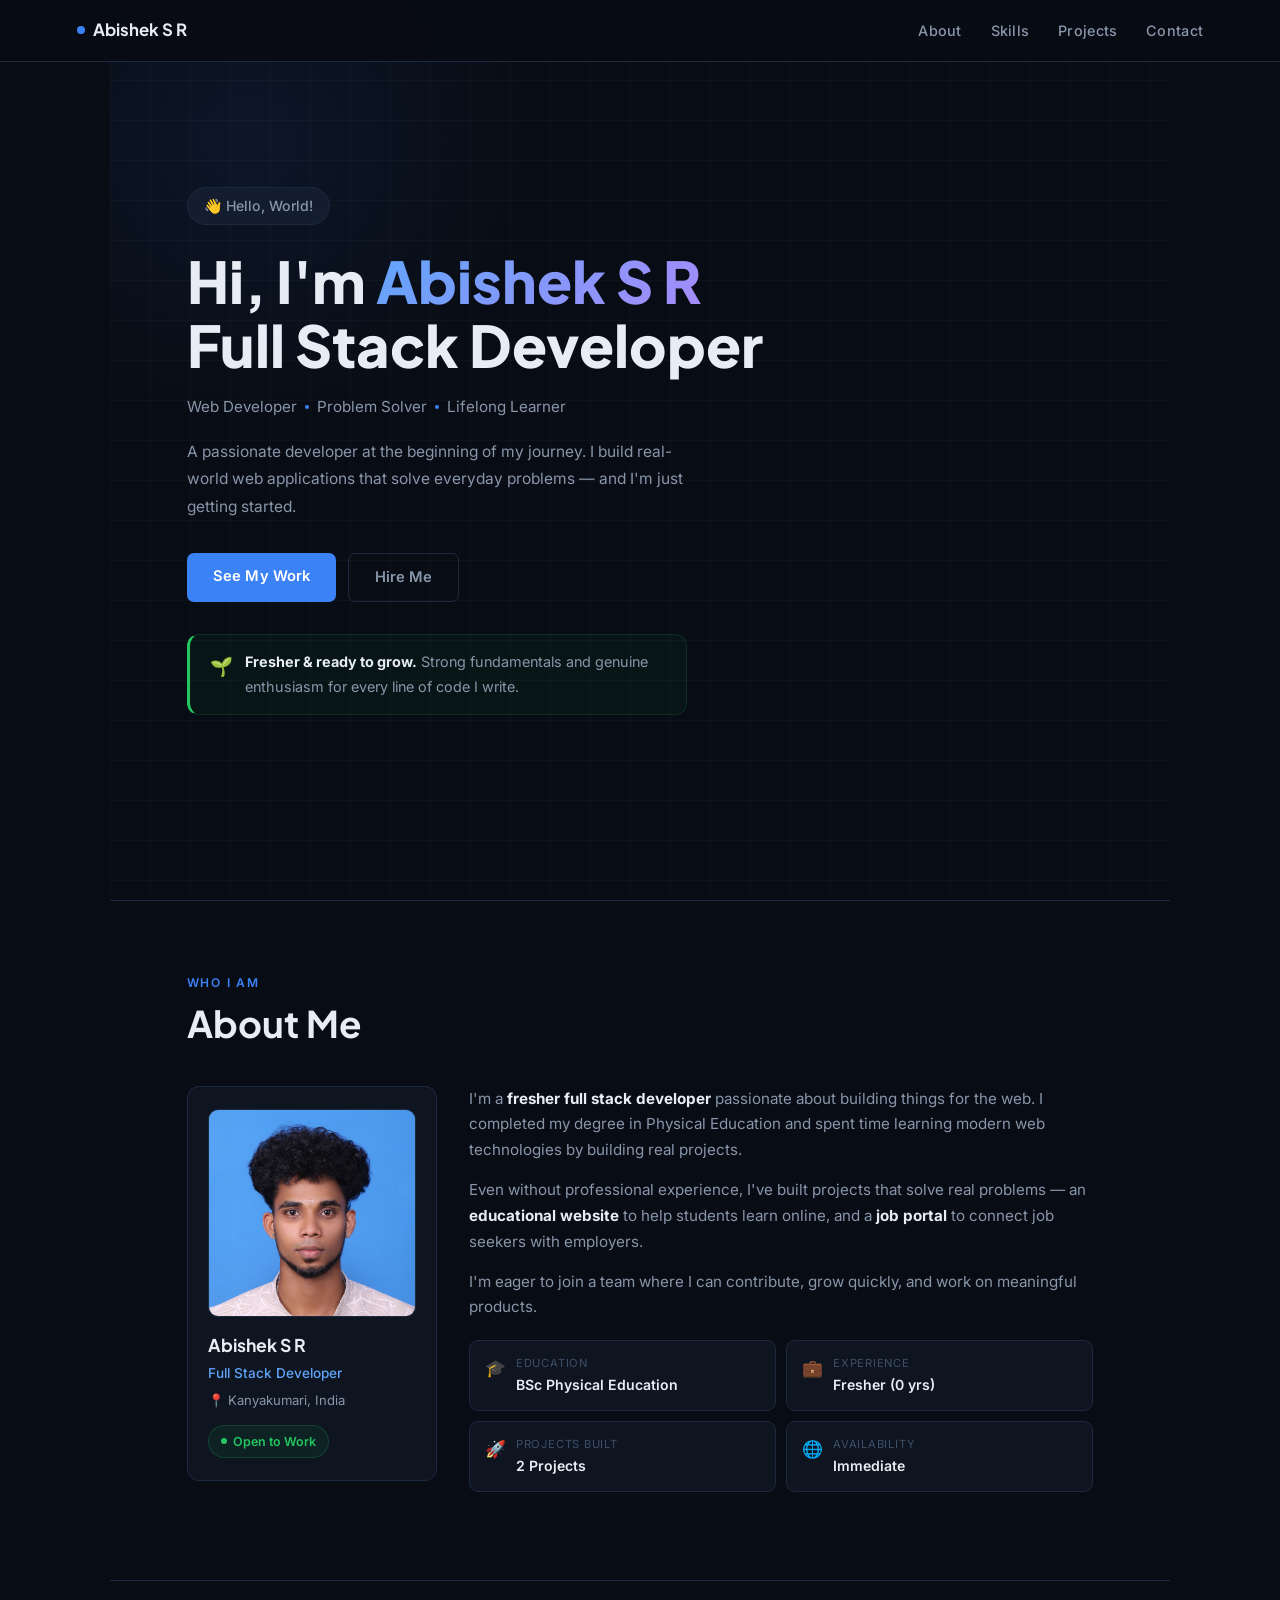
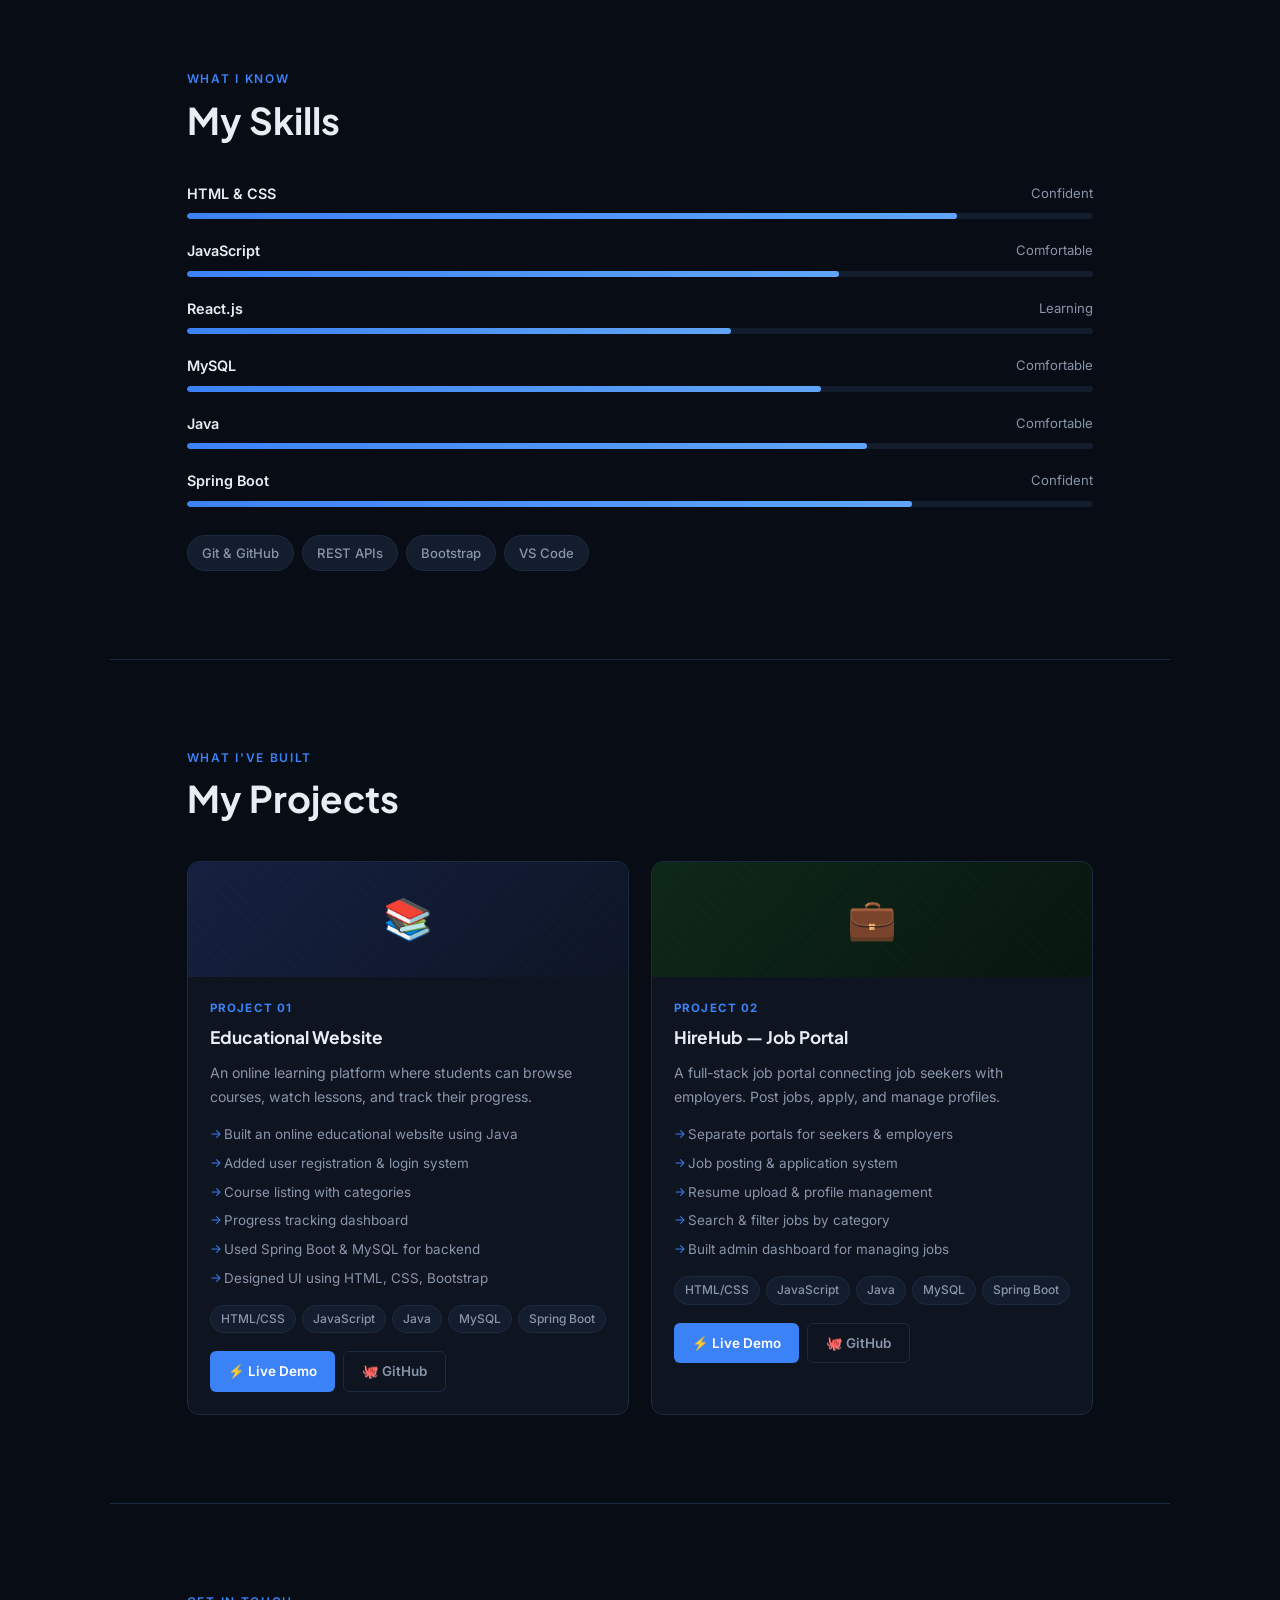
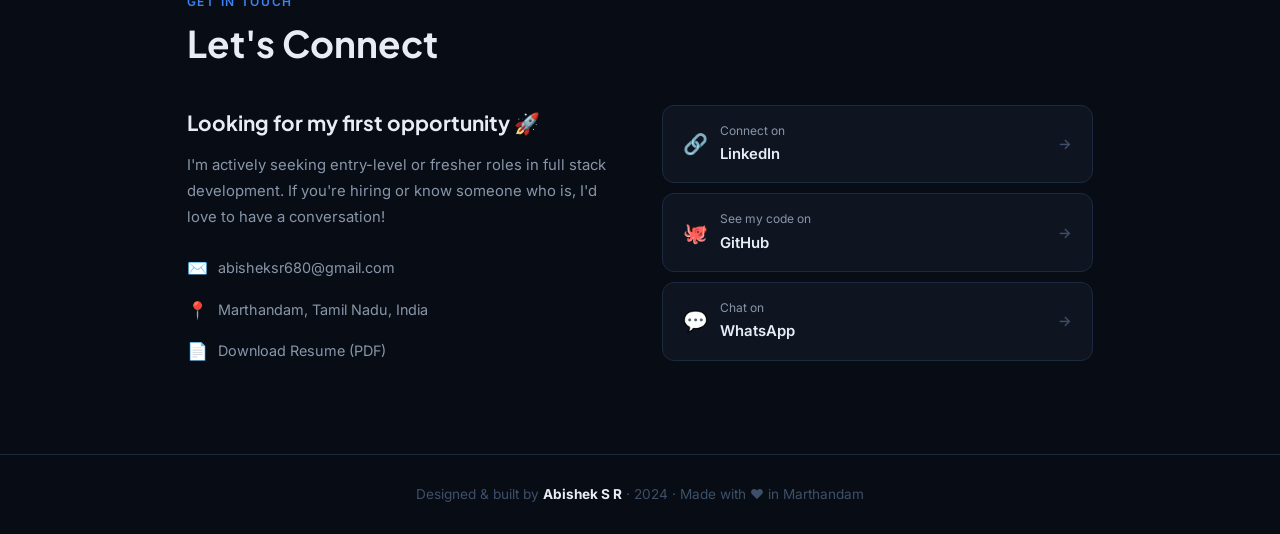
<file: MyPortfolio.html>
<!DOCTYPE html>
<html lang="en">
<head>
  <meta charset="UTF-8" />
  <meta name="viewport" content="width=device-width, initial-scale=1.0"/>
  <title>Abishek S R — Full Stack Developer</title>
  <link rel="preconnect" href="https://fonts.googleapis.com">
  <link href="https://fonts.googleapis.com/css2?family=Inter:wght@300;400;500;600;700&family=Plus+Jakarta+Sans:wght@600;700;800&display=swap" rel="stylesheet">
  <style>
    *, *::before, *::after { box-sizing: border-box; margin: 0; padding: 0; }
    :root {
      --bg:        #080c14;
      --bg2:       #0e1420;
      --bg3:       #141d2e;
      --border:    #1c2a40;
      --accent:    #3b82f6;
      --accent2:   #60a5fa;
      --green:     #22c55e;
      --ink:       #e8edf5;
      --ink-muted: #8896aa;
      --ink-faint: #3d5068;
      --radius:    12px;
      --font-disp: 'Plus Jakarta Sans', sans-serif;
      --font-body: 'Inter', sans-serif;
    }
    html { scroll-behavior: smooth; }
    body {
      background: var(--bg);
      color: var(--ink);
      font-family: var(--font-body);
      font-size: 1rem;
      line-height: 1.7;
      overflow-x: hidden;
    }
    a { color: inherit; text-decoration: none; }
    img { display: block; max-width: 100%; }
    ::-webkit-scrollbar { width: 5px; }
    ::-webkit-scrollbar-track { background: var(--bg); }
    ::-webkit-scrollbar-thumb { background: var(--border); border-radius: 10px; }

    /* NAV */
    nav {
      position: fixed; top: 0; left: 0; right: 0; z-index: 100;
      display: flex; align-items: center; justify-content: space-between;
      padding: 0 6%; height: 62px;
      background: rgba(8,12,20,0.9);
      backdrop-filter: blur(20px);
      border-bottom: 1px solid var(--border);
    }
    .nav-logo {
      font-family: var(--font-disp); font-size: 1.05rem; font-weight: 700;
      color: var(--ink); display: flex; align-items: center; gap: 8px;
    }
    .nav-dot { width: 8px; height: 8px; background: var(--accent); border-radius: 50%; }
    .nav-links { list-style: none; display: flex; gap: 1.8rem; }
    .nav-links a { font-size: 0.9rem; font-weight: 500; color: var(--ink-muted); letter-spacing: 0.02em; transition: color .2s; }
    .nav-links a:hover { color: var(--ink); }

    /* SECTIONS */
    section { padding: 88px 6%; max-width: 1060px; margin: 0 auto; }
    .sec-eyebrow {
      font-size: 0.75rem; font-weight: 600; letter-spacing: .14em;
      text-transform: uppercase; color: var(--accent); margin-bottom: 8px;
    }
    section h2 {
      font-family: var(--font-disp);
      font-size: clamp(1.6rem, 3.2vw, 2.3rem);
      font-weight: 700; color: var(--ink); margin-bottom: 40px; line-height: 1.2;
    }

    /* HERO */
    #hero {
      min-height: 100vh; display: flex; align-items: center;
      padding-top: 90px; position: relative; overflow: hidden;
    }
    .hero-glow {
      position: absolute; top: -160px; left: -160px; width: 600px; height: 600px;
      background: radial-gradient(circle, rgba(59,130,246,.09) 0%, transparent 70%);
      pointer-events: none;
    }
    .hero-grid {
      position: absolute; inset: 0;
      background-image:
        linear-gradient(rgba(255,255,255,.025) 1px, transparent 1px),
        linear-gradient(90deg, rgba(255,255,255,.025) 1px, transparent 1px);
      background-size: 40px 40px;
      pointer-events: none;
    }
    .hero-content { position: relative; z-index: 1; max-width: 660px; }
    .greeting {
      display: inline-flex; align-items: center; gap: 7px;
      font-size: 0.88rem; font-weight: 500; color: var(--ink-muted);
      background: var(--bg3); border: 1px solid var(--border);
      padding: 6px 16px; border-radius: 99px; margin-bottom: 24px;
    }
    #hero h1 {
      font-family: var(--font-disp);
      font-size: clamp(2.2rem, 5.5vw, 3.6rem);
      font-weight: 800; line-height: 1.12; margin-bottom: 16px;
    }
    #hero h1 .name {
      background: linear-gradient(135deg, var(--accent2) 0%, #a78bfa 100%);
      -webkit-background-clip: text; -webkit-text-fill-color: transparent; background-clip: text;
    }
    .hero-role {
      font-size: 0.95rem; color: var(--ink-muted);
      display: flex; flex-wrap: wrap; gap: 8px; align-items: center; margin-bottom: 18px;
    }
    .dot { width: 4px; height: 4px; border-radius: 50%; background: var(--accent); display: inline-block; }
    .hero-bio { color: var(--ink-muted); max-width: 520px; margin-bottom: 32px; font-size: 0.97rem; line-height: 1.8; }
    .hero-cta { display: flex; flex-wrap: wrap; gap: 12px; margin-bottom: 32px; }
    .btn-primary {
      padding: 11px 26px; background: var(--accent); color: #fff;
      border-radius: 7px; font-weight: 600; font-size: 0.92rem;
      transition: background .2s, transform .15s; letter-spacing: 0.01em;
    }
    .btn-primary:hover { background: #2563eb; transform: translateY(-1px); }
    .btn-ghost {
      padding: 11px 26px; border: 1px solid var(--border); border-radius: 7px;
      color: var(--ink-muted); font-weight: 600; font-size: 0.92rem;
      transition: border-color .2s, color .2s;
    }
    .btn-ghost:hover { border-color: var(--accent); color: var(--ink); }
    .hero-note {
      display: flex; gap: 12px; align-items: flex-start;
      background: rgba(34,197,94,.05); border: 1px solid rgba(34,197,94,.15);
      border-left: 3px solid var(--green); padding: 15px 20px;
      border-radius: var(--radius); max-width: 500px;
      font-size: 0.9rem; color: var(--ink-muted);
    }
    .hero-note strong { color: var(--ink); }
    .hero-note-icon { font-size: 1.15rem; margin-top: 1px; flex-shrink: 0; }

    /* ABOUT */
    #about { padding-top: 72px; border-top: 1px solid var(--border); }
    .about-wrap { display: grid; grid-template-columns: 250px 1fr; gap: 32px; align-items: start; }
    .about-card {
      background: var(--bg2); border: 1px solid var(--border);
      border-radius: var(--radius); padding: 22px 20px;
      display: flex; flex-direction: column; gap: 14px;
    }
    .avatar {
      width: 100%; aspect-ratio: 1/1; border-radius: 10px;
      overflow: hidden; background: var(--bg3); border: 1px solid var(--border);
    }
    .avatar img { width: 100%; height: 100%; object-fit: cover; object-position: center top; display: block; }
    .about-card h3 { font-family: var(--font-disp); font-size: 1.1rem; font-weight: 700; }
    .about-card .title { font-size: 0.85rem; color: var(--accent2); font-weight: 500; margin-top: 2px; }
    .about-card .location { font-size: 0.82rem; color: var(--ink-muted); margin-top: 3px; }
    .status-pill {
      display: inline-flex; align-items: center; gap: 6px;
      background: rgba(34,197,94,.08); border: 1px solid rgba(34,197,94,.2);
      color: var(--green); font-size: 0.78rem; font-weight: 600;
      padding: 5px 12px; border-radius: 99px; width: fit-content;
    }
    .status-pill span { width: 6px; height: 6px; border-radius: 50%; background: var(--green); animation: pulse 1.5s infinite; }
    @keyframes pulse { 0%,100%{opacity:1} 50%{opacity:.3} }

    .about-right { display: flex; flex-direction: column; gap: 14px; }
    .about-right p { color: var(--ink-muted); font-size: 0.95rem; }
    .about-right p strong { color: var(--ink); }
    .about-highlights { display: grid; grid-template-columns: 1fr 1fr; gap: 10px; margin-top: 6px; }
    .highlight-item {
      display: flex; gap: 10px; align-items: flex-start;
      background: var(--bg2); border: 1px solid var(--border);
      border-radius: 9px; padding: 13px 15px;
    }
    .highlight-item .icon { font-size: 1.05rem; flex-shrink: 0; }
    .highlight-item .label { font-size: 0.7rem; color: var(--ink-faint); text-transform: uppercase; letter-spacing: .07em; }
    .highlight-item .value { font-size: 0.88rem; font-weight: 600; color: var(--ink); }

    /* SKILLS */
    #skills { border-top: 1px solid var(--border); }
    .skills-container { display: flex; flex-direction: column; gap: 20px; margin-bottom: 28px; }
    .skill-row-label { display: flex; justify-content: space-between; font-size: 0.9rem; margin-bottom: 7px; }
    .skill-row-label span:first-child { font-weight: 600; }
    .skill-row-label span:last-child { color: var(--ink-muted); font-size: 0.82rem; }
    .skill-bar-bg { height: 6px; background: var(--bg3); border-radius: 99px; overflow: hidden; }
    .skill-bar-fill { height: 100%; background: linear-gradient(90deg, var(--accent), var(--accent2)); border-radius: 99px; }
    .skill-tags-wrap { display: flex; flex-wrap: wrap; gap: 8px; }
    .stag {
      background: var(--bg3); border: 1px solid var(--border);
      color: var(--ink-muted); font-size: 0.82rem; padding: 6px 14px;
      border-radius: 99px; font-weight: 500;
    }

    /* PROJECTS */
    #projects { border-top: 1px solid var(--border); }
    .projects-grid { display: grid; grid-template-columns: 1fr 1fr; gap: 22px; }
    .proj-card {
      background: var(--bg2); border: 1px solid var(--border);
      border-radius: var(--radius); overflow: hidden;
      transition: transform .22s, border-color .22s, box-shadow .22s;
    }
    .proj-card:hover {
      transform: translateY(-5px);
      border-color: rgba(59,130,246,.4);
      box-shadow: 0 12px 40px rgba(59,130,246,.08);
    }
    .proj-banner {
      height: 115px; position: relative; display: flex; align-items: center; justify-content: center;
    }
    .proj-banner-icon { font-size: 2.5rem; position: relative; z-index: 1; }
    .proj-banner-pattern {
      position: absolute; inset: 0;
      background-image: repeating-linear-gradient(45deg, rgba(255,255,255,.025) 0, rgba(255,255,255,.025) 1px, transparent 0, transparent 50%);
      background-size: 18px 18px;
    }
    .proj-body { padding: 22px; }
    .proj-num { font-size: 0.72rem; color: var(--accent); font-weight: 700; letter-spacing: .1em; margin-bottom: 5px; text-transform: uppercase; }
    .proj-body h3 { font-family: var(--font-disp); font-size: 1.08rem; font-weight: 700; margin-bottom: 9px; }
    .proj-body p { font-size: 0.88rem; color: var(--ink-muted); margin-bottom: 15px; line-height: 1.65; }
    .proj-features { display: flex; flex-direction: column; gap: 6px; margin-bottom: 15px; }
    .proj-feature { font-size: 0.84rem; color: var(--ink-muted); padding-left: 14px; position: relative; }
    .proj-feature::before { content: '→'; position: absolute; left: 0; color: var(--accent); font-size: 0.78rem; }
    .proj-footer { display: flex; flex-wrap: wrap; gap: 6px; margin-bottom: 18px; }
    .proj-tag {
      font-size: 0.75rem; font-weight: 500; background: var(--bg3);
      border: 1px solid var(--border); color: var(--ink-muted); padding: 3px 10px; border-radius: 99px;
    }
    .proj-actions { display: flex; gap: 8px; }
    .proj-btn {
      padding: 8px 18px; border-radius: 6px; font-size: 0.84rem; font-weight: 600;
      transition: all .18s; display: inline-flex; align-items: center; gap: 5px;
    }
    .proj-btn:hover { transform: translateY(-1px); }
    .proj-btn-solid { background: var(--accent); color: #fff; }
    .proj-btn-solid:hover { background: #2563eb; }
    .proj-btn-outline { border: 1px solid var(--border); color: var(--ink-muted); }
    .proj-btn-outline:hover { border-color: var(--accent); color: var(--ink); }

    /* CONTACT */
    #contact { border-top: 1px solid var(--border); }
    .contact-inner { display: grid; grid-template-columns: 1fr 1fr; gap: 44px; align-items: start; }
    .contact-left h3 { font-family: var(--font-disp); font-size: 1.3rem; font-weight: 700; margin-bottom: 12px; }
    .contact-left p { color: var(--ink-muted); font-size: 0.93rem; margin-bottom: 24px; line-height: 1.75; }
    .contact-info { display: flex; flex-direction: column; gap: 13px; }
    .cinfo { display: flex; align-items: center; gap: 10px; }
    .cinfo-icon { font-size: 1.05rem; flex-shrink: 0; }
    .cinfo a, .cinfo span { color: var(--ink-muted); font-size: 0.9rem; transition: color .2s; }
    .cinfo a:hover { color: var(--accent2); }
    .contact-right { display: flex; flex-direction: column; gap: 10px; }
    .social-btn {
      display: flex; align-items: center; gap: 12px;
      background: var(--bg2); border: 1px solid var(--border);
      padding: 15px 20px; border-radius: var(--radius);
      font-weight: 600; font-size: 0.93rem; transition: all .2s;
    }
    .social-btn:hover { border-color: var(--accent); transform: translateX(4px); background: var(--bg3); }
    .sicon { font-size: 1.25rem; flex-shrink: 0; }
    .sarrow { margin-left: auto; color: var(--ink-faint); font-size: 0.9rem; transition: color .2s; }
    .social-btn:hover .sarrow { color: var(--accent); }
    .sdetail { font-size: 0.75rem; color: var(--ink-muted); margin-bottom: 1px; font-weight: 400; }

    /* FOOTER */
    footer { border-top: 1px solid var(--border); text-align: center; padding: 28px 6%; font-size: 0.85rem; color: var(--ink-faint); }

    /* RESPONSIVE */
    @media (max-width: 780px) {
      .about-wrap { grid-template-columns: 1fr; }
      .about-card { flex-direction: row; flex-wrap: wrap; align-items: center; gap: 16px; }
      .avatar { width: 100px; height: 100px; aspect-ratio: unset; flex-shrink: 0; }
      .projects-grid { grid-template-columns: 1fr; }
      .contact-inner { grid-template-columns: 1fr; }
      .about-highlights { grid-template-columns: 1fr; }
      .nav-links { display: none; }
    }
  </style>
</head>
<body>

<!-- NAV -->
<nav>
  <a href="#hero" class="nav-logo"><div class="nav-dot"></div> Abishek S R</a>
  <ul class="nav-links">
    <li><a href="#about">About</a></li>
    <li><a href="#skills">Skills</a></li>
    <li><a href="#projects">Projects</a></li>
    <li><a href="#contact">Contact</a></li>
  </ul>
</nav>

<!-- HERO -->
<section id="hero">
  <div class="hero-grid"></div>
  <div class="hero-glow"></div>
  <div class="hero-content">
    <div class="greeting">👋 Hello, World!</div>
    <h1>Hi, I'm <span class="name">Abishek S R</span><br>Full Stack Developer</h1>
    <p class="hero-role">
      Web Developer <span class="dot"></span>
      Problem Solver <span class="dot"></span>
      Lifelong Learner
    </p>
    <p class="hero-bio">
      A passionate developer at the beginning of my journey. I build real-world web applications that solve everyday problems — and I'm just getting started.
    </p>
    <div class="hero-cta">
      <a href="#projects" class="btn-primary">See My Work</a>
      <a href="#contact" class="btn-ghost">Hire Me</a>
    </div>
    <div class="hero-note">
      <div class="hero-note-icon">🌱</div>
      <p><strong>Fresher &amp; ready to grow.</strong> Strong fundamentals and genuine enthusiasm for every line of code I write.</p>
    </div>
  </div>
</section>

<!-- ABOUT -->
<section id="about">
  <div class="sec-eyebrow">Who I am</div>
  <h2>About Me</h2>
  <div class="about-wrap">
    <div class="about-card">
      <div class="avatar">
        <img src="images/AH-4118.jpg" alt="Abishek S R"
          onerror="this.outerHTML='<svg xmlns=\'http://www.w3.org/2000/svg\' viewBox=\'0 0 200 200\' width=\'100%\' height=\'100%\'><rect width=\'200\' height=\'200\' fill=\'#141d2e\'/><circle cx=\'100\' cy=\'78\' r=\'36\' fill=\'#1c2d46\'/><ellipse cx=\'100\' cy=\'162\' rx=\'56\' ry=\'40\' fill=\'#1c2d46\'/></svg>'"
        />
      </div>
      <div>
        <h3>Abishek S R</h3>
        <div class="title">Full Stack Developer</div>
        <div class="location">📍 Kanyakumari, India</div>
      </div>
      <div class="status-pill"><span></span> Open to Work</div>
    </div>

    <div class="about-right">
      <p>I'm a <strong>fresher full stack developer</strong> passionate about building things for the web. I completed my degree in Physical Education and spent time learning modern web technologies by building real projects.</p>
      <p>Even without professional experience, I've built projects that solve real problems — an <strong>educational website</strong> to help students learn online, and a <strong>job portal</strong> to connect job seekers with employers.</p>
      <p>I'm eager to join a team where I can contribute, grow quickly, and work on meaningful products.</p>
      <div class="about-highlights">
        <div class="highlight-item">
          <span class="icon">🎓</span>
          <div><div class="label">Education</div><div class="value">BSc Physical Education</div></div>
        </div>
        <div class="highlight-item">
          <span class="icon">💼</span>
          <div><div class="label">Experience</div><div class="value">Fresher (0 yrs)</div></div>
        </div>
        <div class="highlight-item">
          <span class="icon">🚀</span>
          <div><div class="label">Projects Built</div><div class="value">2 Projects</div></div>
        </div>
        <div class="highlight-item">
          <span class="icon">🌐</span>
          <div><div class="label">Availability</div><div class="value">Immediate</div></div>
        </div>
      </div>
    </div>
  </div>
</section>

<!-- SKILLS -->
<section id="skills">
  <div class="sec-eyebrow">What I know</div>
  <h2>My Skills</h2>
  <div class="skills-container">
    <div class="skill-row">
      <div class="skill-row-label"><span>HTML &amp; CSS</span><span>Confident</span></div>
      <div class="skill-bar-bg"><div class="skill-bar-fill" style="width:85%"></div></div>
    </div>
    <div class="skill-row">
      <div class="skill-row-label"><span>JavaScript</span><span>Comfortable</span></div>
      <div class="skill-bar-bg"><div class="skill-bar-fill" style="width:72%"></div></div>
    </div>
    <div class="skill-row">
      <div class="skill-row-label"><span>React.js</span><span>Learning</span></div>
      <div class="skill-bar-bg"><div class="skill-bar-fill" style="width:60%"></div></div>
    </div>
    <div class="skill-row">
      <div class="skill-row-label"><span>MySQL</span><span>Comfortable</span></div>
      <div class="skill-bar-bg"><div class="skill-bar-fill" style="width:70%"></div></div>
    </div>
    <div class="skill-row">
      <div class="skill-row-label"><span>Java</span><span>Comfortable</span></div>
      <div class="skill-bar-bg"><div class="skill-bar-fill" style="width:75%"></div></div>
    </div>
    <div class="skill-row">
      <div class="skill-row-label"><span>Spring Boot</span><span>Confident</span></div>
      <div class="skill-bar-bg"><div class="skill-bar-fill" style="width:80%"></div></div>
    </div>
  </div>
  <div class="skill-tags-wrap">
    <span class="stag">Git &amp; GitHub</span>
    <span class="stag">REST APIs</span>
    <span class="stag">Bootstrap</span>
    <span class="stag">VS Code</span>
  </div>
</section>

<!-- PROJECTS -->
<section id="projects">
  <div class="sec-eyebrow">What I've built</div>
  <h2>My Projects</h2>
  <div class="projects-grid">

    <div class="proj-card">
      <div class="proj-banner" style="background: linear-gradient(135deg, #162040 0%, #0d1525 100%);">
        <div class="proj-banner-pattern"></div>
        <div class="proj-banner-icon">📚</div>
      </div>
      <div class="proj-body">
        <div class="proj-num">Project 01</div>
        <h3>Educational Website</h3>
        <p>An online learning platform where students can browse courses, watch lessons, and track their progress.</p>
        <div class="proj-features">
          <span class="proj-feature">Built an online educational website using Java</span>
          <span class="proj-feature">Added user registration &amp; login system</span>
          <span class="proj-feature">Course listing with categories</span>
          <span class="proj-feature">Progress tracking dashboard</span>
          <span class="proj-feature">Used Spring Boot &amp; MySQL for backend</span>
          <span class="proj-feature">Designed UI using HTML, CSS, Bootstrap</span>
        </div>
        <div class="proj-footer">
          <span class="proj-tag">HTML/CSS</span>
          <span class="proj-tag">JavaScript</span>
          <span class="proj-tag">Java</span>
          <span class="proj-tag">MySQL</span>
          <span class="proj-tag">Spring Boot</span>
        </div>
        <div class="proj-actions">
          <a href="https://your-live-demo-link.com" target="_blank" rel="noopener" class="proj-btn proj-btn-solid">⚡ Live Demo</a>
          <a href="https://github.com/Abishek7601/Project_Educational_website" target="_blank" rel="noopener" class="proj-btn proj-btn-outline">🐙 GitHub</a>
        </div>
      </div>
    </div>

    <div class="proj-card">
      <div class="proj-banner" style="background: linear-gradient(135deg, #0e2818 0%, #081610 100%);">
        <div class="proj-banner-pattern"></div>
        <div class="proj-banner-icon">💼</div>
      </div>
      <div class="proj-body">
        <div class="proj-num">Project 02</div>
        <h3>HireHub — Job Portal</h3>
        <p>A full-stack job portal connecting job seekers with employers. Post jobs, apply, and manage profiles.</p>
        <div class="proj-features">
          <span class="proj-feature">Separate portals for seekers &amp; employers</span>
          <span class="proj-feature">Job posting &amp; application system</span>
          <span class="proj-feature">Resume upload &amp; profile management</span>
          <span class="proj-feature">Search &amp; filter jobs by category</span>
          <span class="proj-feature">Built admin dashboard for managing jobs</span>
        </div>
        <div class="proj-footer">
          <span class="proj-tag">HTML/CSS</span>
          <span class="proj-tag">JavaScript</span>
          <span class="proj-tag">Java</span>
          <span class="proj-tag">MySQL</span>
          <span class="proj-tag">Spring Boot</span>
        </div>
        <div class="proj-actions">
          <a href="https://your-live-demo-link.com" target="_blank" rel="noopener" class="proj-btn proj-btn-solid">⚡ Live Demo</a>
          <a href="https://github.com/Abishek7601/Job-Portal-Project" target="_blank" rel="noopener" class="proj-btn proj-btn-outline">🐙 GitHub</a>
        </div>
      </div>
    </div>

  </div>
</section>

<!-- CONTACT -->
<section id="contact">
  <div class="sec-eyebrow">Get in touch</div>
  <h2>Let's Connect</h2>
  <div class="contact-inner">
    <div class="contact-left">
      <h3>Looking for my first opportunity 🚀</h3>
      <p>I'm actively seeking entry-level or fresher roles in full stack development. If you're hiring or know someone who is, I'd love to have a conversation!</p>
      <div class="contact-info">
        <div class="cinfo">
          <div class="cinfo-icon">✉️</div>
          <a href="mailto:abisheksr680@gmail.com">abisheksr680@gmail.com</a>
        </div>
        <div class="cinfo">
          <div class="cinfo-icon">📍</div>
          <span>Marthandam, Tamil Nadu, India</span>
        </div>
        <div class="cinfo">
          <div class="cinfo-icon">📄</div>
          <a href="files/Abishek_S_R.pdf" target="_blank">Download Resume (PDF)</a>
        </div>
      </div>
    </div>

    <div class="contact-right">
      <a href="https://www.linkedin.com/in/abishek-s-r-b1b4963b7/" target="_blank" rel="noopener" class="social-btn">
        <span class="sicon">🔗</span>
        <div><div class="sdetail">Connect on</div>LinkedIn</div>
        <span class="sarrow">→</span>
      </a>
      <a href="https://github.com/Abishek7601" target="_blank" rel="noopener" class="social-btn">
        <span class="sicon">🐙</span>
        <div><div class="sdetail">See my code on</div>GitHub</div>
        <span class="sarrow">→</span>
      </a>
      <a href="https://wa.me/917092191231" target="_blank" rel="noopener" class="social-btn">
        <span class="sicon">💬</span>
        <div><div class="sdetail">Chat on</div>WhatsApp</div>
        <span class="sarrow">→</span>
      </a>
    </div>
  </div>
</section>

<footer>
  <p>Designed &amp; built by <strong style="color:var(--ink)">Abishek S R</strong> · 2024 · Made with ❤️ in Marthandam</p>
</footer>

</body>
</html>
</file>
<file: style.css>
/* --------------------------------------------------------------------------
   1. Root Variables & Theme Definition
   -------------------------------------------------------------------------- */
:root {
  /* Color Palette: Modern Dark Navy / Black with Blue & Violet Accents */
  --bg-primary: #070b14;
  --bg-secondary: #0c1222;
  --bg-tertiary: #131c33;
  --bg-card: rgba(15, 23, 42, 0.72);
  --bg-card-hover: rgba(22, 33, 60, 0.82);
  --bg-glass: rgba(12, 18, 34, 0.75);

  /* Accents & Gradients */
  --accent-blue: #3b82f6;
  --accent-blue-light: #60a5fa;
  --accent-violet: #8b5cf6;
  --accent-violet-light: #a78bfa;
  --accent-cyan: #06b6d4;
  --accent-gradient: linear-gradient(135deg, #3b82f6 0%, #8b5cf6 50%, #a855f7 100%);
  --accent-gradient-alt: linear-gradient(135deg, #60a5fa 0%, #c084fc 100%);
  --text-gradient: linear-gradient(135deg, #93c5fd 0%, #c4b5fd 50%, #f472b6 100%);
  --glow-color: rgba(59, 130, 246, 0.28);
  --glow-violet: rgba(139, 92, 246, 0.25);

  /* Status & Neutral Colors */
  --green: #10b981;
  --green-glow: rgba(16, 185, 129, 0.2);
  --text-main: #f8fafc;
  --text-muted: #94a3b8;
  --text-faint: #64748b;
  --border-light: rgba(255, 255, 255, 0.08);
  --border-accent: rgba(99, 102, 241, 0.25);
  --border-accent-hover: rgba(139, 92, 246, 0.55);

  /* Typography */
  --font-heading: 'Plus Jakarta Sans', system-ui, -apple-system, sans-serif;
  --font-body: 'Inter', system-ui, -apple-system, sans-serif;

  /* Shadows & Radius */
  --radius-sm: 8px;
  --radius-md: 14px;
  --radius-lg: 20px;
  --radius-full: 9999px;
  --shadow-sm: 0 4px 12px rgba(0, 0, 0, 0.25);
  --shadow-md: 0 8px 30px rgba(0, 0, 0, 0.35);
  --shadow-lg: 0 16px 45px rgba(3, 7, 18, 0.6);
  --shadow-glow: 0 0 35px rgba(59, 130, 246, 0.2);
  --shadow-card-hover: 0 18px 45px rgba(59, 130, 246, 0.12);

  /* Transitions */
  --transition-fast: 0.2s cubic-bezier(0.16, 1, 0.3, 1);
  --transition-normal: 0.3s cubic-bezier(0.16, 1, 0.3, 1);
  --transition-slow: 0.6s cubic-bezier(0.16, 1, 0.3, 1);

  /* Container */
  --container-max: 1180px;
}

/* --------------------------------------------------------------------------
   2. Reset & Base Styles
   -------------------------------------------------------------------------- */
*, *::before, *::after {
  box-sizing: border-box;
  margin: 0;
  padding: 0;
}

html {
  scroll-behavior: smooth;
  font-size: 16px;
  -webkit-font-smoothing: antialiased;
  -moz-osx-font-smoothing: grayscale;
}

body {
  background-color: var(--bg-primary);
  color: var(--text-main);
  font-family: var(--font-body);
  line-height: 1.7;
  overflow-x: hidden;
  position: relative;
  min-height: 100vh;
}

a {
  color: inherit;
  text-decoration: none;
  transition: color var(--transition-fast);
}

img, svg {
  display: block;
  max-width: 100%;
}

button, input, textarea {
  font-family: inherit;
  font-size: inherit;
  color: inherit;
  border: none;
  outline: none;
  background: none;
}

/* Custom Scrollbar */
::-webkit-scrollbar {
  width: 8px;
}
::-webkit-scrollbar-track {
  background: var(--bg-primary);
}
::-webkit-scrollbar-thumb {
  background: var(--bg-tertiary);
  border-radius: var(--radius-full);
  border: 2px solid var(--bg-primary);
}
::-webkit-scrollbar-thumb:hover {
  background: var(--accent-blue);
}

/* --------------------------------------------------------------------------
   3. Ambient Background Floating Elements & Grid
   -------------------------------------------------------------------------- */
.bg-ambient-wrapper {
  position: fixed;
  inset: 0;
  pointer-events: none;
  z-index: 0;
  overflow: hidden;
}

.ambient-grid {
  position: absolute;
  inset: 0;
  background-image:
    linear-gradient(rgba(255, 255, 255, 0.022) 1px, transparent 1px),
    linear-gradient(90deg, rgba(255, 255, 255, 0.022) 1px, transparent 1px);
  background-size: 48px 48px;
  opacity: 0.85;
}

.ambient-orb {
  position: absolute;
  border-radius: 50%;
  filter: blur(95px);
  opacity: 0.16;
  pointer-events: none;
  animation: floatOrb 18s ease-in-out infinite alternate;
}

.ambient-orb-1 {
  top: -150px;
  left: -120px;
  width: 550px;
  height: 550px;
  background: radial-gradient(circle, #3b82f6 0%, #1d4ed8 70%, transparent 100%);
  animation-duration: 22s;
}

.ambient-orb-2 {
  top: 35%;
  right: -180px;
  width: 600px;
  height: 600px;
  background: radial-gradient(circle, #8b5cf6 0%, #6d28d9 70%, transparent 100%);
  animation-duration: 26s;
  animation-delay: -5s;
}

.ambient-orb-3 {
  bottom: 8%;
  left: 10%;
  width: 500px;
  height: 500px;
  background: radial-gradient(circle, #06b6d4 0%, #2563eb 70%, transparent 100%);
  animation-duration: 20s;
  animation-delay: -10s;
}

@keyframes floatOrb {
  0% { transform: translate(0, 0) scale(1); }
  50% { transform: translate(60px, 40px) scale(1.08); }
  100% { transform: translate(-40px, 80px) scale(0.95); }
}

/* --------------------------------------------------------------------------
   4. Layout & Section Helpers
   -------------------------------------------------------------------------- */
.container {
  width: 100%;
  max-width: var(--container-max);
  margin: 0 auto;
  padding: 0 24px;
  position: relative;
  z-index: 1;
}

section {
  padding: 105px 0;
  position: relative;
  z-index: 1;
}

.section-header {
  margin-bottom: 56px;
  text-align: left;
}

.section-header.text-center {
  text-align: center;
  max-width: 680px;
  margin-left: auto;
  margin-right: auto;
}

.sec-eyebrow {
  display: inline-flex;
  align-items: center;
  gap: 8px;
  font-size: 0.8rem;
  font-weight: 700;
  letter-spacing: 0.14em;
  text-transform: uppercase;
  color: var(--accent-blue-light);
  margin-bottom: 12px;
}

.sec-eyebrow::before {
  content: '';
  display: inline-block;
  width: 16px;
  height: 2px;
  background: var(--accent-gradient);
  border-radius: var(--radius-full);
}

.section-title {
  font-family: var(--font-heading);
  font-size: clamp(1.9rem, 4vw, 2.75rem);
  font-weight: 800;
  line-height: 1.2;
  color: var(--text-main);
  letter-spacing: -0.02em;
  margin-bottom: 14px;
}

.section-subtitle {
  font-size: 1.02rem;
  color: var(--text-muted);
  max-width: 650px;
  line-height: 1.7;
}

/* Gradient Text Highlight */
.gradient-text {
  background: var(--text-gradient);
  -webkit-background-clip: text;
  -webkit-text-fill-color: transparent;
  background-clip: text;
}

/* --------------------------------------------------------------------------
   5. Buttons & Badges
   -------------------------------------------------------------------------- */
.btn {
  display: inline-flex;
  align-items: center;
  justify-content: center;
  gap: 10px;
  padding: 12px 26px;
  border-radius: var(--radius-sm);
  font-size: 0.94rem;
  font-weight: 600;
  letter-spacing: 0.01em;
  cursor: pointer;
  transition: all var(--transition-fast);
  position: relative;
  white-space: nowrap;
}

.btn svg {
  width: 18px;
  height: 18px;
  transition: transform var(--transition-fast);
}

.btn:hover svg {
  transform: translateX(3px);
}

.btn-primary {
  background: var(--accent-gradient);
  color: #ffffff;
  box-shadow: 0 4px 18px rgba(59, 130, 246, 0.35);
  border: 1px solid rgba(255, 255, 255, 0.15);
}

.btn-primary:hover {
  box-shadow: 0 8px 28px rgba(139, 92, 246, 0.45);
  transform: translateY(-2px);
  color: #ffffff;
}

.btn-secondary {
  background: rgba(18, 27, 49, 0.85);
  border: 1px solid var(--border-accent);
  color: var(--text-main);
  backdrop-filter: blur(10px);
}

.btn-secondary:hover {
  background: rgba(30, 44, 76, 0.95);
  border-color: var(--accent-blue-light);
  transform: translateY(-2px);
  box-shadow: var(--shadow-sm);
}

.btn-ghost {
  background: transparent;
  border: 1px solid var(--border-light);
  color: var(--text-muted);
}

.btn-ghost:hover {
  border-color: var(--accent-blue);
  color: var(--text-main);
  background: rgba(59, 130, 246, 0.08);
  transform: translateY(-2px);
}

.btn-sm {
  padding: 8px 16px;
  font-size: 0.84rem;
}

/* Status Pill */
.status-pill {
  display: inline-flex;
  align-items: center;
  gap: 8px;
  background: rgba(16, 185, 129, 0.1);
  border: 1px solid rgba(16, 185, 129, 0.25);
  color: var(--green);
  font-size: 0.82rem;
  font-weight: 600;
  padding: 6px 14px;
  border-radius: var(--radius-full);
}

.pulse-dot {
  width: 8px;
  height: 8px;
  border-radius: 50%;
  background: var(--green);
  box-shadow: 0 0 10px var(--green);
  animation: pulseGreen 1.8s infinite;
}

@keyframes pulseGreen {
  0% { transform: scale(0.95); box-shadow: 0 0 0 0 rgba(16, 185, 129, 0.7); }
  70% { transform: scale(1.1); box-shadow: 0 0 0 8px rgba(16, 185, 129, 0); }
  100% { transform: scale(0.95); box-shadow: 0 0 0 0 rgba(16, 185, 129, 0); }
}

/* --------------------------------------------------------------------------
   6. Navigation Bar
   -------------------------------------------------------------------------- */
.navbar {
  position: fixed;
  top: 0;
  left: 0;
  right: 0;
  height: 72px;
  z-index: 1000;
  background: rgba(7, 11, 20, 0.78);
  backdrop-filter: blur(18px);
  -webkit-backdrop-filter: blur(18px);
  border-bottom: 1px solid var(--border-light);
  transition: all var(--transition-normal);
}

.navbar.scrolled {
  background: rgba(7, 11, 20, 0.92);
  border-bottom-color: rgba(99, 102, 241, 0.2);
  box-shadow: 0 10px 30px rgba(0, 0, 0, 0.4);
}

.nav-container {
  display: flex;
  align-items: center;
  justify-content: space-between;
  height: 100%;
}

.nav-brand {
  font-family: var(--font-heading);
  font-size: 1.22rem;
  font-weight: 800;
  letter-spacing: -0.02em;
  color: var(--text-main);
  display: flex;
  align-items: center;
  gap: 10px;
}

.brand-badge {
  display: inline-flex;
  align-items: center;
  justify-content: center;
  width: 32px;
  height: 32px;
  border-radius: var(--radius-sm);
  background: var(--accent-gradient);
  color: #fff;
  font-size: 0.82rem;
  font-weight: 800;
  box-shadow: 0 2px 10px rgba(59, 130, 246, 0.4);
}

.desktop-nav {
  display: flex;
  align-items: center;
  gap: 28px;
  list-style: none;
}

.nav-link {
  font-size: 0.92rem;
  font-weight: 500;
  color: var(--text-muted);
  position: relative;
  padding: 6px 2px;
  transition: color var(--transition-fast);
}

.nav-link:hover,
.nav-link.active {
  color: var(--text-main);
}

.nav-link::after {
  content: '';
  position: absolute;
  bottom: 0;
  left: 0;
  width: 0%;
  height: 2px;
  background: var(--accent-gradient);
  border-radius: var(--radius-full);
  transition: width var(--transition-normal);
}

.nav-link:hover::after,
.nav-link.active::after {
  width: 100%;
}

.nav-actions {
  display: flex;
  align-items: center;
  gap: 14px;
}

.nav-resume-btn {
  padding: 8px 18px;
  font-size: 0.86rem;
}

/* Mobile Hamburger Toggle */
.mobile-toggle {
  display: none;
  flex-direction: column;
  justify-content: space-between;
  width: 28px;
  height: 20px;
  cursor: pointer;
  z-index: 1001;
  background: transparent;
}

.mobile-toggle span {
  display: block;
  height: 2px;
  width: 100%;
  background-color: var(--text-main);
  border-radius: var(--radius-full);
  transition: all var(--transition-normal);
}

.mobile-toggle.active span:nth-child(1) {
  transform: translateY(9px) rotate(45deg);
  background-color: var(--accent-blue-light);
}
.mobile-toggle.active span:nth-child(2) {
  opacity: 0;
  transform: translateX(10px);
}
.mobile-toggle.active span:nth-child(3) {
  transform: translateY(-9px) rotate(-45deg);
  background-color: var(--accent-blue-light);
}

/* Mobile Menu Drawer */
.mobile-menu {
  display: none;
  position: fixed;
  top: 72px;
  left: 0;
  right: 0;
  background: rgba(11, 17, 32, 0.97);
  backdrop-filter: blur(25px);
  -webkit-backdrop-filter: blur(25px);
  border-bottom: 1px solid var(--border-accent);
  padding: 30px 24px;
  z-index: 999;
  flex-direction: column;
  gap: 18px;
  transform: translateY(-100%);
  opacity: 0;
  pointer-events: none;
  transition: transform var(--transition-normal), opacity var(--transition-normal);
  box-shadow: 0 20px 40px rgba(0, 0, 0, 0.5);
}

.mobile-menu.active {
  display: flex;
  transform: translateY(0);
  opacity: 1;
  pointer-events: auto;
}

.mobile-nav-link {
  font-size: 1.1rem;
  font-weight: 600;
  color: var(--text-muted);
  padding: 10px 0;
  border-bottom: 1px solid rgba(255, 255, 255, 0.05);
  display: flex;
  align-items: center;
  justify-content: space-between;
}

.mobile-nav-link:hover {
  color: var(--accent-blue-light);
  padding-left: 6px;
}

/* --------------------------------------------------------------------------
   7. Hero Section
   -------------------------------------------------------------------------- */
#hero {
  min-height: 100vh;
  display: flex;
  align-items: center;
  padding-top: 130px;
  padding-bottom: 70px;
  position: relative;
  overflow: hidden;
}

.hero-grid-layout {
  display: grid;
  grid-template-columns: 1.18fr 0.82fr;
  gap: 50px;
  align-items: center;
}

.hero-content {
  position: relative;
  z-index: 2;
}

.hero-badge-wrap {
  margin-bottom: 22px;
}

.hero-badge {
  display: inline-flex;
  align-items: center;
  gap: 10px;
  background: rgba(19, 29, 53, 0.8);
  border: 1px solid var(--border-accent);
  padding: 7px 18px;
  border-radius: var(--radius-full);
  font-size: 0.88rem;
  font-weight: 500;
  color: var(--text-muted);
  box-shadow: 0 4px 15px rgba(0, 0, 0, 0.2);
}

.hero-title {
  font-family: var(--font-heading);
  font-size: clamp(2.4rem, 5vw, 3.8rem);
  font-weight: 800;
  line-height: 1.12;
  letter-spacing: -0.03em;
  margin-bottom: 18px;
  color: var(--text-main);
}

.hero-typewriter-wrap {
  display: flex;
  align-items: center;
  gap: 8px;
  font-family: var(--font-heading);
  font-size: clamp(1.15rem, 2.5vw, 1.55rem);
  font-weight: 700;
  color: var(--accent-blue-light);
  margin-bottom: 20px;
  min-height: 40px;
}

.typewriter-prefix {
  color: var(--text-muted);
  font-weight: 500;
}

.typing-text {
  color: var(--accent-violet-light);
  border-right: 2px solid var(--accent-blue);
  padding-right: 4px;
  animation: cursorBlink 0.85s infinite;
}

@keyframes cursorBlink {
  0%, 100% { border-color: transparent; }
  50% { border-color: var(--accent-blue); }
}

.hero-bio {
  font-size: 1.08rem;
  color: var(--text-muted);
  line-height: 1.8;
  max-width: 580px;
  margin-bottom: 34px;
}

.hero-cta-group {
  display: flex;
  flex-wrap: wrap;
  align-items: center;
  gap: 12px;
  margin-bottom: 34px;
}

.hero-social-links {
  display: flex;
  align-items: center;
  gap: 10px;
}

.hero-social-btn {
  display: inline-flex;
  align-items: center;
  gap: 8px;
  padding: 11px 18px;
  background: rgba(18, 27, 49, 0.7);
  border: 1px solid var(--border-light);
  border-radius: var(--radius-sm);
  color: var(--text-muted);
  font-size: 0.9rem;
  font-weight: 500;
  transition: all var(--transition-fast);
}

.hero-social-btn svg {
  width: 18px;
  height: 18px;
  color: var(--accent-blue-light);
  transition: transform var(--transition-fast);
}

.hero-social-btn:hover {
  background: rgba(59, 130, 246, 0.12);
  border-color: var(--accent-blue);
  color: var(--text-main);
  transform: translateY(-2px);
}

.hero-social-btn:hover svg {
  transform: scale(1.1);
}

/* Quick Metrics Row */
.hero-highlights-strip {
  display: grid;
  grid-template-columns: repeat(3, 1fr);
  gap: 16px;
  padding-top: 24px;
  border-top: 1px solid var(--border-light);
  max-width: 560px;
}

.strip-item {
  display: flex;
  flex-direction: column;
}

.strip-number {
  font-family: var(--font-heading);
  font-size: 1.15rem;
  font-weight: 700;
  color: var(--text-main);
  display: flex;
  align-items: center;
  gap: 6px;
}

.strip-label {
  font-size: 0.78rem;
  color: var(--text-faint);
  text-transform: uppercase;
  letter-spacing: 0.05em;
  margin-top: 2px;
}

/* Hero Right Column: Developer Profile Card */
.hero-visual {
  position: relative;
  display: flex;
  justify-content: center;
  align-items: center;
}

.hero-card-container {
  position: relative;
  width: 100%;
  max-width: 380px;
}

.profile-card-glass {
  background: var(--bg-card);
  backdrop-filter: blur(20px);
  -webkit-backdrop-filter: blur(20px);
  border: 1px solid var(--border-accent);
  border-radius: var(--radius-lg);
  padding: 24px;
  box-shadow: var(--shadow-lg), var(--shadow-glow);
  position: relative;
  transition: transform var(--transition-normal), border-color var(--transition-normal);
}

.profile-card-glass:hover {
  border-color: var(--border-accent-hover);
  transform: translateY(-4px);
}

.profile-image-wrapper {
  position: relative;
  width: 100%;
  aspect-ratio: 1 / 1;
  border-radius: var(--radius-md);
  overflow: hidden;
  background: var(--bg-tertiary);
  border: 1px solid rgba(255, 255, 255, 0.1);
  margin-bottom: 18px;
}

.profile-image-wrapper img {
  width: 100%;
  height: 100%;
  object-fit: cover;
  object-position: center top;
  transition: transform var(--transition-slow);
}

.profile-card-glass:hover .profile-image-wrapper img {
  transform: scale(1.03);
}

.profile-details {
  text-align: center;
}

.profile-name {
  font-family: var(--font-heading);
  font-size: 1.3rem;
  font-weight: 700;
  color: var(--text-main);
  margin-bottom: 4px;
}

.profile-role {
  font-size: 0.88rem;
  color: var(--accent-blue-light);
  font-weight: 600;
  margin-bottom: 8px;
}

.profile-company-tag {
  display: inline-flex;
  align-items: center;
  gap: 6px;
  font-size: 0.8rem;
  color: var(--text-muted);
  background: rgba(255, 255, 255, 0.04);
  padding: 4px 12px;
  border-radius: var(--radius-full);
  border: 1px solid var(--border-light);
}

/* Floating Badges around profile */
.floating-badge {
  position: absolute;
  background: rgba(15, 23, 42, 0.92);
  backdrop-filter: blur(14px);
  -webkit-backdrop-filter: blur(14px);
  border: 1px solid var(--border-accent);
  border-radius: var(--radius-md);
  padding: 10px 14px;
  display: flex;
  align-items: center;
  gap: 10px;
  box-shadow: 0 10px 25px rgba(0, 0, 0, 0.45);
  z-index: 3;
  animation: floatBadge 6s ease-in-out infinite alternate;
}

.floating-badge svg {
  width: 22px;
  height: 22px;
  flex-shrink: 0;
}

.floating-badge-top {
  top: -16px;
  right: -20px;
  animation-delay: 0s;
}

.floating-badge-bottom {
  bottom: -18px;
  left: -20px;
  animation-delay: -3s;
}

.fbadge-title {
  font-size: 0.72rem;
  color: var(--text-faint);
  text-transform: uppercase;
  letter-spacing: 0.05em;
}

.fbadge-value {
  font-size: 0.84rem;
  font-weight: 700;
  color: var(--text-main);
}

@keyframes floatBadge {
  0% { transform: translateY(0); }
  100% { transform: translateY(-10px); }
}

/* --------------------------------------------------------------------------
   8. About Me Section (Full-Width Layout)
   -------------------------------------------------------------------------- */
#about {
  border-top: 1px solid var(--border-light);
  background: linear-gradient(180deg, transparent 0%, rgba(12, 18, 34, 0.4) 100%);
  position: relative;
}

.about-full-content {
  width: 100%;
  max-width: 100%;
  display: flex;
  flex-direction: column;
  gap: 22px;
}

.about-paragraph {
  color: var(--text-muted);
  font-size: 1.05rem;
  line-height: 1.85;
  letter-spacing: 0.01em;
  margin: 0;
  text-align: left;
}

.about-paragraph strong {
  color: var(--text-main);
  font-weight: 600;
}

.about-paragraph.lead {
  font-size: 1.16rem;
  line-height: 1.9;
  color: #e2e8f0;
}

.about-callout {
  margin-top: 10px;
  padding: 24px 28px;
  background: rgba(15, 23, 42, 0.65);
  backdrop-filter: blur(14px);
  -webkit-backdrop-filter: blur(14px);
  border: 1px solid var(--border-accent);
  border-left: 4px solid var(--accent-blue);
  border-radius: var(--radius-md);
  display: flex;
  flex-direction: column;
  gap: 10px;
  box-shadow: 0 8px 24px rgba(0, 0, 0, 0.25);
  transition: border-color var(--transition-normal), transform var(--transition-normal);
}

.about-callout:hover {
  border-color: var(--border-accent-hover);
  transform: translateY(-2px);
}

.callout-badge {
  display: inline-flex;
  align-items: center;
  gap: 8px;
  font-size: 0.82rem;
  font-weight: 600;
  color: var(--green);
  width: fit-content;
}

.about-callout p {
  color: var(--text-muted);
  font-size: 1.02rem;
  line-height: 1.75;
  margin: 0;
}

.about-callout p strong {
  color: var(--accent-blue-light);
  font-weight: 600;
}

/* --------------------------------------------------------------------------
   9. Professional Experience Section
   -------------------------------------------------------------------------- */
#experience {
  border-top: 1px solid var(--border-light);
  position: relative;
}

.timeline-wrapper {
  position: relative;
  max-width: 920px;
  margin: 0 auto;
}

/* Central vertical glowing line */
.timeline-wrapper::before {
  content: '';
  position: absolute;
  top: 0;
  bottom: 0;
  left: 28px;
  width: 2px;
  background: linear-gradient(180deg, var(--accent-blue) 0%, var(--accent-violet) 70%, transparent 100%);
}

.timeline-item {
  position: relative;
  padding-left: 76px;
  margin-bottom: 40px;
}

.timeline-marker {
  position: absolute;
  top: 24px;
  left: 17px;
  width: 24px;
  height: 24px;
  border-radius: 50%;
  background: var(--bg-primary);
  border: 3px solid var(--accent-blue);
  box-shadow: 0 0 16px var(--accent-blue);
  z-index: 2;
  display: flex;
  align-items: center;
  justify-content: center;
}

.timeline-marker::after {
  content: '';
  width: 8px;
  height: 8px;
  border-radius: 50%;
  background: #ffffff;
}

.experience-card {
  background: var(--bg-card);
  backdrop-filter: blur(16px);
  -webkit-backdrop-filter: blur(16px);
  border: 1px solid var(--border-accent);
  border-radius: var(--radius-lg);
  padding: 34px;
  transition: all var(--transition-normal);
  position: relative;
}

.experience-card:hover {
  border-color: var(--border-accent-hover);
  transform: translateY(-4px);
  box-shadow: var(--shadow-lg), var(--shadow-card-hover);
}

.experience-header {
  display: flex;
  justify-content: space-between;
  align-items: flex-start;
  flex-wrap: wrap;
  gap: 16px;
  margin-bottom: 16px;
}

.exp-role-wrap h3 {
  font-family: var(--font-heading);
  font-size: 1.35rem;
  font-weight: 700;
  color: var(--text-main);
  margin-bottom: 4px;
}

.exp-company {
  font-size: 1.05rem;
  font-weight: 600;
  color: var(--accent-blue-light);
  display: flex;
  align-items: center;
  gap: 8px;
}

.exp-badge-duration {
  display: inline-flex;
  align-items: center;
  gap: 8px;
  background: rgba(139, 92, 246, 0.12);
  border: 1px solid rgba(139, 92, 246, 0.3);
  color: var(--accent-violet-light);
  padding: 6px 14px;
  border-radius: var(--radius-full);
  font-size: 0.84rem;
  font-weight: 600;
}

.exp-summary {
  font-size: 0.98rem;
  color: var(--text-muted);
  line-height: 1.7;
  margin-bottom: 22px;
}

.exp-responsibilities {
  list-style: none;
  display: flex;
  flex-direction: column;
  gap: 12px;
  margin-bottom: 26px;
}

.exp-resp-item {
  display: flex;
  align-items: flex-start;
  gap: 12px;
  font-size: 0.94rem;
  color: var(--text-muted);
  line-height: 1.6;
}

.exp-bullet-icon {
  color: var(--accent-blue-light);
  margin-top: 3px;
  flex-shrink: 0;
}

.exp-bullet-icon svg {
  width: 16px;
  height: 16px;
}

.exp-tech-tags {
  display: flex;
  flex-wrap: wrap;
  gap: 8px;
  padding-top: 20px;
  border-top: 1px solid var(--border-light);
}

.tech-tag {
  font-size: 0.78rem;
  font-weight: 500;
  background: rgba(255, 255, 255, 0.04);
  border: 1px solid var(--border-light);
  color: var(--text-muted);
  padding: 5px 12px;
  border-radius: var(--radius-full);
  transition: all var(--transition-fast);
}

.tech-tag:hover {
  color: var(--text-main);
  border-color: var(--accent-blue);
  background: rgba(59, 130, 246, 0.08);
}

/* --------------------------------------------------------------------------
   10. Technical Skills Section
   -------------------------------------------------------------------------- */
#skills {
  border-top: 1px solid var(--border-light);
  background: linear-gradient(180deg, rgba(12, 18, 34, 0.4) 0%, transparent 100%);
}

.skills-filter-nav {
  display: flex;
  flex-wrap: wrap;
  gap: 10px;
  justify-content: center;
  margin-bottom: 42px;
}

.skills-category-tab {
  background: var(--bg-card);
  border: 1px solid var(--border-light);
  color: var(--text-muted);
  padding: 8px 20px;
  border-radius: var(--radius-full);
  font-size: 0.88rem;
  font-weight: 600;
  cursor: pointer;
  transition: all var(--transition-fast);
}

.skills-category-tab:hover,
.skills-category-tab.active {
  background: var(--accent-gradient);
  border-color: transparent;
  color: #ffffff;
  box-shadow: 0 4px 16px rgba(59, 130, 246, 0.35);
}

.skills-cards-grid {
  display: grid;
  grid-template-columns: repeat(auto-fit, minmax(320px, 1fr));
  gap: 24px;
}

.skill-category-card {
  background: var(--bg-card);
  backdrop-filter: blur(14px);
  -webkit-backdrop-filter: blur(14px);
  border: 1px solid var(--border-light);
  border-radius: var(--radius-lg);
  padding: 28px;
  transition: transform var(--transition-normal), border-color var(--transition-normal), box-shadow var(--transition-normal);
  display: flex;
  flex-direction: column;
}

.skill-category-card:hover {
  border-color: var(--border-accent);
  transform: translateY(-4px);
  box-shadow: var(--shadow-card-hover);
}

.skill-card-top {
  display: flex;
  align-items: center;
  gap: 14px;
  margin-bottom: 22px;
  padding-bottom: 16px;
  border-bottom: 1px solid var(--border-light);
}

.skill-card-icon {
  width: 44px;
  height: 44px;
  border-radius: var(--radius-sm);
  background: rgba(59, 130, 246, 0.12);
  border: 1px solid rgba(59, 130, 246, 0.25);
  display: flex;
  align-items: center;
  justify-content: center;
  color: var(--accent-blue-light);
  flex-shrink: 0;
}

.skill-card-icon svg {
  width: 22px;
  height: 22px;
}

.skill-card-top h3 {
  font-family: var(--font-heading);
  font-size: 1.18rem;
  font-weight: 700;
  color: var(--text-main);
}

.skill-card-top .skill-count-badge {
  margin-left: auto;
  font-size: 0.74rem;
  color: var(--accent-violet-light);
  background: rgba(139, 92, 246, 0.12);
  border: 1px solid rgba(139, 92, 246, 0.25);
  padding: 3px 10px;
  border-radius: var(--radius-full);
  font-weight: 600;
}

.skill-badges-grid {
  display: grid;
  grid-template-columns: repeat(auto-fill, minmax(130px, 1fr));
  gap: 12px;
}

.skill-badge {
  display: flex;
  align-items: center;
  gap: 10px;
  background: rgba(255, 255, 255, 0.035);
  border: 1px solid var(--border-light);
  border-radius: var(--radius-sm);
  padding: 10px 14px;
  transition: all var(--transition-fast);
}

.skill-badge:hover {
  background: rgba(59, 130, 246, 0.1);
  border-color: var(--accent-blue);
  transform: translateY(-2px);
  box-shadow: 0 4px 15px rgba(59, 130, 246, 0.15);
}

.skill-badge-icon {
  width: 20px;
  height: 20px;
  display: flex;
  align-items: center;
  justify-content: center;
  flex-shrink: 0;
  color: var(--accent-blue-light);
}

.skill-badge-icon svg {
  width: 100%;
  height: 100%;
}

.skill-badge-name {
  font-size: 0.9rem;
  font-weight: 600;
  color: var(--text-main);
}

/* --------------------------------------------------------------------------
   11. Featured Projects Section
   -------------------------------------------------------------------------- */
#projects {
  border-top: 1px solid var(--border-light);
  position: relative;
}

.projects-list {
  display: flex;
  flex-direction: column;
  gap: 40px;
}

.project-card {
  background: var(--bg-card);
  backdrop-filter: blur(18px);
  -webkit-backdrop-filter: blur(18px);
  border: 1px solid var(--border-light);
  border-radius: var(--radius-lg);
  overflow: hidden;
  transition: all var(--transition-normal);
  display: grid;
  grid-template-columns: 1fr 1.05fr;
}

.project-card:hover {
  border-color: var(--border-accent);
  box-shadow: var(--shadow-lg), var(--shadow-card-hover);
  transform: translateY(-5px);
}

/* Featured Flagship Highlight border */
.project-card.featured-primary {
  border-color: rgba(99, 102, 241, 0.35);
  background: linear-gradient(135deg, rgba(15, 23, 42, 0.85) 0%, rgba(20, 28, 54, 0.75) 100%);
}

.project-visual-preview {
  position: relative;
  background: linear-gradient(135deg, #0e1628 0%, #16203d 100%);
  display: flex;
  align-items: center;
  justify-content: center;
  padding: 30px;
  overflow: hidden;
  border-right: 1px solid var(--border-light);
}

.project-preview-mockup {
  width: 100%;
  max-width: 420px;
  background: rgba(9, 14, 26, 0.88);
  border: 1px solid rgba(255, 255, 255, 0.1);
  border-radius: var(--radius-md);
  padding: 16px;
  box-shadow: 0 20px 40px rgba(0, 0, 0, 0.5);
  transition: transform var(--transition-normal);
}

.project-card:hover .project-preview-mockup {
  transform: scale(1.03);
}

.mockup-header {
  display: flex;
  align-items: center;
  gap: 6px;
  margin-bottom: 14px;
}

.mockup-dot {
  width: 10px;
  height: 10px;
  border-radius: 50%;
}
.mockup-dot.red { background: #ef4444; }
.mockup-dot.yellow { background: #eab308; }
.mockup-dot.green { background: #22c55e; }

.mockup-body-visual {
  height: 170px;
  background: linear-gradient(135deg, rgba(59, 130, 246, 0.08) 0%, rgba(139, 92, 246, 0.12) 100%);
  border: 1px dashed rgba(255, 255, 255, 0.1);
  border-radius: var(--radius-sm);
  display: flex;
  flex-direction: column;
  align-items: center;
  justify-content: center;
  gap: 10px;
  color: var(--accent-blue-light);
}

.mockup-body-visual svg {
  width: 48px;
  height: 48px;
  filter: drop-shadow(0 4px 12px rgba(59, 130, 246, 0.4));
}

.mockup-body-caption {
  font-size: 0.82rem;
  font-weight: 600;
  color: var(--text-muted);
}

.project-details-pane {
  padding: 38px;
  display: flex;
  flex-direction: column;
  justify-content: space-between;
}

.project-category-badge {
  display: inline-flex;
  align-items: center;
  gap: 8px;
  font-size: 0.74rem;
  font-weight: 700;
  text-transform: uppercase;
  letter-spacing: 0.1em;
  color: var(--accent-violet-light);
  margin-bottom: 8px;
}

.project-title {
  font-family: var(--font-heading);
  font-size: 1.45rem;
  font-weight: 700;
  color: var(--text-main);
  margin-bottom: 12px;
  line-height: 1.3;
}

.project-desc {
  font-size: 0.96rem;
  color: var(--text-muted);
  line-height: 1.7;
  margin-bottom: 20px;
}

.project-features-list {
  display: flex;
  flex-direction: column;
  gap: 8px;
  margin-bottom: 24px;
}

.proj-feat-item {
  display: flex;
  align-items: flex-start;
  gap: 10px;
  font-size: 0.88rem;
  color: var(--text-muted);
}

.proj-feat-item svg {
  width: 16px;
  height: 16px;
  color: var(--green);
  flex-shrink: 0;
  margin-top: 2px;
}

.project-tech-stack {
  display: flex;
  flex-wrap: wrap;
  gap: 7px;
  margin-bottom: 26px;
}

.project-actions-row {
  display: flex;
  flex-wrap: wrap;
  gap: 12px;
  padding-top: 16px;
  border-top: 1px solid var(--border-light);
}

/* --------------------------------------------------------------------------
   12. Education & Certifications Section
   -------------------------------------------------------------------------- */
#education {
  border-top: 1px solid var(--border-light);
  background: linear-gradient(180deg, transparent 0%, rgba(12, 18, 34, 0.4) 100%);
}

.edu-cert-grid {
  display: grid;
  grid-template-columns: 1fr 1fr;
  gap: 28px;
}

.credential-card {
  background: var(--bg-card);
  backdrop-filter: blur(14px);
  -webkit-backdrop-filter: blur(14px);
  border: 1px solid var(--border-light);
  border-radius: var(--radius-lg);
  padding: 32px;
  transition: all var(--transition-normal);
  display: flex;
  flex-direction: column;
  position: relative;
}

.credential-card:hover {
  border-color: var(--border-accent);
  transform: translateY(-4px);
  box-shadow: var(--shadow-card-hover);
}

.cred-header {
  display: flex;
  align-items: flex-start;
  justify-content: space-between;
  gap: 16px;
  margin-bottom: 18px;
}

.cred-icon {
  width: 48px;
  height: 48px;
  border-radius: var(--radius-sm);
  background: rgba(139, 92, 246, 0.12);
  border: 1px solid rgba(139, 92, 246, 0.28);
  display: flex;
  align-items: center;
  justify-content: center;
  color: var(--accent-violet-light);
}

.cred-icon svg {
  width: 24px;
  height: 24px;
}

.cred-year-badge {
  display: inline-flex;
  align-items: center;
  background: rgba(255, 255, 255, 0.05);
  border: 1px solid var(--border-light);
  color: var(--accent-blue-light);
  font-size: 0.82rem;
  font-weight: 600;
  padding: 4px 12px;
  border-radius: var(--radius-full);
}

.cred-title {
  font-family: var(--font-heading);
  font-size: 1.25rem;
  font-weight: 700;
  color: var(--text-main);
  margin-bottom: 6px;
}

.cred-institution {
  font-size: 0.98rem;
  font-weight: 600;
  color: var(--accent-blue-light);
  margin-bottom: 12px;
}

.cred-score-pill {
  display: inline-flex;
  align-items: center;
  gap: 6px;
  background: rgba(16, 185, 129, 0.1);
  border: 1px solid rgba(16, 185, 129, 0.25);
  color: var(--green);
  font-size: 0.84rem;
  font-weight: 600;
  padding: 4px 12px;
  border-radius: var(--radius-full);
  margin-bottom: 16px;
  width: fit-content;
}

.cred-desc {
  font-size: 0.92rem;
  color: var(--text-muted);
  line-height: 1.7;
  margin-bottom: 20px;
}

.cred-action {
  margin-top: auto;
  padding-top: 16px;
  border-top: 1px solid var(--border-light);
}

/* --------------------------------------------------------------------------
   13. Contact Section
   -------------------------------------------------------------------------- */
#contact {
  border-top: 1px solid var(--border-light);
  position: relative;
}

.contact-layout {
  display: grid;
  grid-template-columns: 0.9fr 1.1fr;
  gap: 48px;
  align-items: start;
}

.contact-info-panel {
  display: flex;
  flex-direction: column;
  gap: 24px;
}

.contact-direct-cards {
  display: flex;
  flex-direction: column;
  gap: 14px;
}

.contact-card-item {
  display: flex;
  align-items: center;
  gap: 16px;
  background: var(--bg-card);
  backdrop-filter: blur(12px);
  border: 1px solid var(--border-light);
  border-radius: var(--radius-md);
  padding: 16px 20px;
  transition: all var(--transition-normal);
}

.contact-card-item:hover {
  border-color: var(--border-accent);
  transform: translateX(4px);
  background: var(--bg-card-hover);
}

.contact-icon-box {
  width: 44px;
  height: 44px;
  border-radius: var(--radius-sm);
  background: rgba(59, 130, 246, 0.12);
  border: 1px solid rgba(59, 130, 246, 0.25);
  display: flex;
  align-items: center;
  justify-content: center;
  color: var(--accent-blue-light);
  flex-shrink: 0;
}

.contact-icon-box svg {
  width: 20px;
  height: 20px;
}

.contact-card-text {
  display: flex;
  flex-direction: column;
  overflow: hidden;
}

.contact-label {
  font-size: 0.74rem;
  color: var(--text-faint);
  text-transform: uppercase;
  letter-spacing: 0.08em;
  font-weight: 600;
}

.contact-value {
  font-size: 0.94rem;
  font-weight: 600;
  color: var(--text-main);
  white-space: nowrap;
  text-overflow: ellipsis;
  overflow: hidden;
  transition: color var(--transition-fast);
}

.contact-card-item:hover .contact-value {
  color: var(--accent-blue-light);
}

.contact-social-pills {
  display: flex;
  flex-direction: column;
  gap: 12px;
  margin-top: 10px;
}

.social-pill-link {
  display: flex;
  align-items: center;
  gap: 14px;
  background: var(--bg-card);
  border: 1px solid var(--border-light);
  padding: 14px 20px;
  border-radius: var(--radius-md);
  font-size: 0.94rem;
  font-weight: 600;
  color: var(--text-main);
  transition: all var(--transition-normal);
}

.social-pill-link:hover {
  border-color: var(--accent-violet);
  background: var(--bg-card-hover);
  transform: translateX(5px);
  color: var(--accent-violet-light);
}

.social-pill-link svg {
  width: 20px;
  height: 20px;
  color: var(--accent-blue-light);
  flex-shrink: 0;
}

.social-arrow {
  margin-left: auto;
  color: var(--text-faint);
  transition: transform var(--transition-fast), color var(--transition-fast);
}

.social-pill-link:hover .social-arrow {
  transform: translateX(4px);
  color: var(--accent-violet-light);
}

/* Contact Form Pane */
.contact-form-pane {
  background: var(--bg-card);
  backdrop-filter: blur(18px);
  -webkit-backdrop-filter: blur(18px);
  border: 1px solid var(--border-accent);
  border-radius: var(--radius-lg);
  padding: 38px;
  box-shadow: var(--shadow-lg);
  position: relative;
}

.form-header {
  margin-bottom: 26px;
}

.form-header h3 {
  font-family: var(--font-heading);
  font-size: 1.35rem;
  font-weight: 700;
  color: var(--text-main);
  margin-bottom: 6px;
}

.form-header p {
  font-size: 0.92rem;
  color: var(--text-muted);
}

.form-group-row {
  display: grid;
  grid-template-columns: 1fr 1fr;
  gap: 16px;
}

.form-group {
  margin-bottom: 20px;
  display: flex;
  flex-direction: column;
  gap: 8px;
}

.form-label {
  font-size: 0.84rem;
  font-weight: 600;
  color: var(--text-main);
  display: flex;
  align-items: center;
  gap: 4px;
}

.form-input,
.form-textarea {
  width: 100%;
  background: rgba(9, 14, 26, 0.7);
  border: 1px solid var(--border-light);
  border-radius: var(--radius-sm);
  padding: 13px 16px;
  color: var(--text-main);
  font-size: 0.94rem;
  transition: all var(--transition-fast);
}

.form-textarea {
  resize: vertical;
  min-height: 120px;
  line-height: 1.6;
}

.form-input:focus,
.form-textarea:focus {
  border-color: var(--accent-blue);
  background: rgba(14, 22, 40, 0.95);
  box-shadow: 0 0 0 3px rgba(59, 130, 246, 0.2);
}

.form-input::placeholder,
.form-textarea::placeholder {
  color: var(--text-faint);
}

.btn-spinner {
  display: inline-block;
  width: 16px;
  height: 16px;
  border: 2px solid rgba(255, 255, 255, 0.3);
  border-radius: 50%;
  border-top-color: #ffffff;
  animation: spin 0.8s linear infinite;
}

@keyframes spin {
  to { transform: rotate(360deg); }
}

/* Toast Notification */
.toast-notification {
  position: fixed;
  bottom: 84px;
  right: 28px;
  background: rgba(15, 23, 42, 0.96);
  backdrop-filter: blur(16px);
  -webkit-backdrop-filter: blur(16px);
  border: 1px solid var(--green);
  box-shadow: 0 10px 30px rgba(0, 0, 0, 0.5), 0 0 20px rgba(16, 185, 129, 0.2);
  color: var(--text-main);
  padding: 14px 22px;
  border-radius: var(--radius-md);
  font-size: 0.92rem;
  font-weight: 500;
  z-index: 9999;
  transform: translateY(100px);
  opacity: 0;
  pointer-events: none;
  transition: all var(--transition-normal);
  max-width: 380px;
}

.toast-notification.show {
  transform: translateY(0);
  opacity: 1;
  pointer-events: auto;
}

.toast-notification.toast-error {
  border-color: #ef4444;
  box-shadow: 0 10px 30px rgba(0, 0, 0, 0.5), 0 0 20px rgba(239, 68, 68, 0.25);
}

/* --------------------------------------------------------------------------
   14. Footer
   -------------------------------------------------------------------------- */
footer {
  border-top: 1px solid var(--border-light);
  background: var(--bg-primary);
  padding: 36px 0;
  position: relative;
  z-index: 1;
}

.footer-inner {
  display: flex;
  align-items: center;
  justify-content: space-between;
  flex-wrap: wrap;
  gap: 20px;
}

.footer-copy {
  font-size: 0.92rem;
  color: var(--text-muted);
}

.footer-name {
  color: var(--text-main);
  font-weight: 700;
}

.footer-dot {
  color: var(--accent-blue-light);
  margin: 0 6px;
}

.footer-role {
  color: var(--accent-violet-light);
  font-weight: 500;
}

.back-to-top {
  position: fixed;
  bottom: 28px;
  right: 28px;
  width: 44px;
  height: 44px;
  border-radius: var(--radius-sm);
  background: rgba(18, 27, 49, 0.9);
  backdrop-filter: blur(12px);
  -webkit-backdrop-filter: blur(12px);
  border: 1px solid var(--border-accent);
  color: var(--text-muted);
  display: flex;
  align-items: center;
  justify-content: center;
  cursor: pointer;
  z-index: 990;
  opacity: 0;
  pointer-events: none;
  transform: translateY(16px);
  transition: all var(--transition-normal);
  box-shadow: 0 6px 20px rgba(0, 0, 0, 0.4);
}

.back-to-top.visible {
  opacity: 1;
  pointer-events: auto;
  transform: translateY(0);
}

.back-to-top:hover {
  background: var(--accent-gradient);
  border-color: transparent;
  color: #ffffff;
  transform: translateY(-3px);
  box-shadow: 0 8px 25px rgba(59, 130, 246, 0.45);
}

.back-to-top svg {
  width: 20px;
  height: 20px;
}

/* --------------------------------------------------------------------------
   15. Scroll Reveal & Entrance Animations
   -------------------------------------------------------------------------- */
.reveal,
.reveal-up,
.reveal-left,
.reveal-right {
  opacity: 0;
  transition: opacity 0.75s cubic-bezier(0.16, 1, 0.3, 1),
              transform 0.75s cubic-bezier(0.16, 1, 0.3, 1);
  will-change: opacity, transform;
}

.reveal-up {
  transform: translateY(32px);
}

.reveal-left {
  transform: translateX(-32px);
}

.reveal-right {
  transform: translateX(32px);
}

.reveal.is-revealed,
.reveal-up.is-revealed,
.reveal-left.is-revealed,
.reveal-right.is-revealed {
  opacity: 1;
  transform: translate(0, 0);
}

/* Stagger delay classes */
.delay-1 { transition-delay: 0.1s; }
.delay-2 { transition-delay: 0.2s; }
.delay-3 { transition-delay: 0.3s; }
.delay-4 { transition-delay: 0.4s; }

/* --------------------------------------------------------------------------
   16. Responsive Media Queries
   -------------------------------------------------------------------------- */
/* Large Tablet & Small Laptop (max-width: 1024px) */
@media (max-width: 1024px) {
  .hero-grid-layout {
    grid-template-columns: 1fr;
    gap: 40px;
    text-align: center;
  }

  .hero-badge-wrap {
    display: flex;
    justify-content: center;
  }

  .hero-typewriter-wrap {
    justify-content: center;
  }

  .hero-bio {
    margin-left: auto;
    margin-right: auto;
  }

  .hero-cta-group {
    justify-content: center;
  }

  .hero-highlights-strip {
    margin-left: auto;
    margin-right: auto;
  }

  .hero-visual {
    margin-top: 10px;
  }

  .project-card {
    grid-template-columns: 1fr;
  }

  .project-visual-preview {
    border-right: none;
    border-bottom: 1px solid var(--border-light);
    padding: 24px;
  }

  .contact-layout {
    grid-template-columns: 1fr;
    gap: 40px;
  }
}

/* Tablet (max-width: 768px) */
@media (max-width: 768px) {
  section {
    padding: 80px 0;
  }

  .desktop-nav {
    display: none;
  }

  .mobile-toggle {
    display: flex;
  }

  .about-paragraph.lead {
    font-size: 1.08rem;
    line-height: 1.8;
  }

  .about-paragraph {
    font-size: 0.98rem;
    line-height: 1.75;
  }

  .about-callout {
    padding: 18px 20px;
  }

  .about-callout p {
    font-size: 0.95rem;
  }

  .edu-cert-grid {
    grid-template-columns: 1fr;
  }

  .form-group-row {
    grid-template-columns: 1fr;
  }

  .timeline-wrapper::before {
    left: 20px;
  }

  .timeline-marker {
    left: 9px;
  }

  .timeline-item {
    padding-left: 56px;
  }

  .experience-card {
    padding: 24px;
  }

  .project-details-pane {
    padding: 26px 20px;
  }

  .floating-badge-top {
    right: -10px;
    top: -10px;
  }

  .floating-badge-bottom {
    left: -10px;
    bottom: -10px;
  }

  .footer-inner {
    flex-direction: column;
    text-align: center;
    gap: 16px;
  }
}

/* Mobile Phones (max-width: 480px) */
@media (max-width: 480px) {
  .hero-title {
    font-size: 2.15rem;
  }

  .hero-highlights-strip {
    grid-template-columns: 1fr;
    gap: 14px;
  }

  .hero-cta-group .btn {
    width: 100%;
  }

  .hero-social-links {
    width: 100%;
    justify-content: center;
  }

  .hero-social-btn {
    flex: 1;
    justify-content: center;
  }

  .skills-cards-grid {
    grid-template-columns: 1fr;
  }

  .skill-badges-grid {
    grid-template-columns: repeat(auto-fill, minmax(115px, 1fr));
  }

  .contact-form-pane {
    padding: 24px 18px;
  }

  .floating-badge {
    padding: 6px 10px;
  }
}

/* --------------------------------------------------------------------------
   17. Accessibility: Prefers Reduced Motion
   -------------------------------------------------------------------------- */
@media (prefers-reduced-motion: reduce) {
  *, *::before, *::after {
    animation-duration: 0.01ms !important;
    animation-iteration-count: 1 !important;
    transition-duration: 0.01ms !important;
    scroll-behavior: auto !important;
  }

  .ambient-orb,
  .floating-badge,
  .pulse-dot {
    animation: none !important;
  }

  .reveal,
  .reveal-up,
  .reveal-left,
  .reveal-right {
    opacity: 1 !important;
    transform: none !important;
  }
}
</file>
